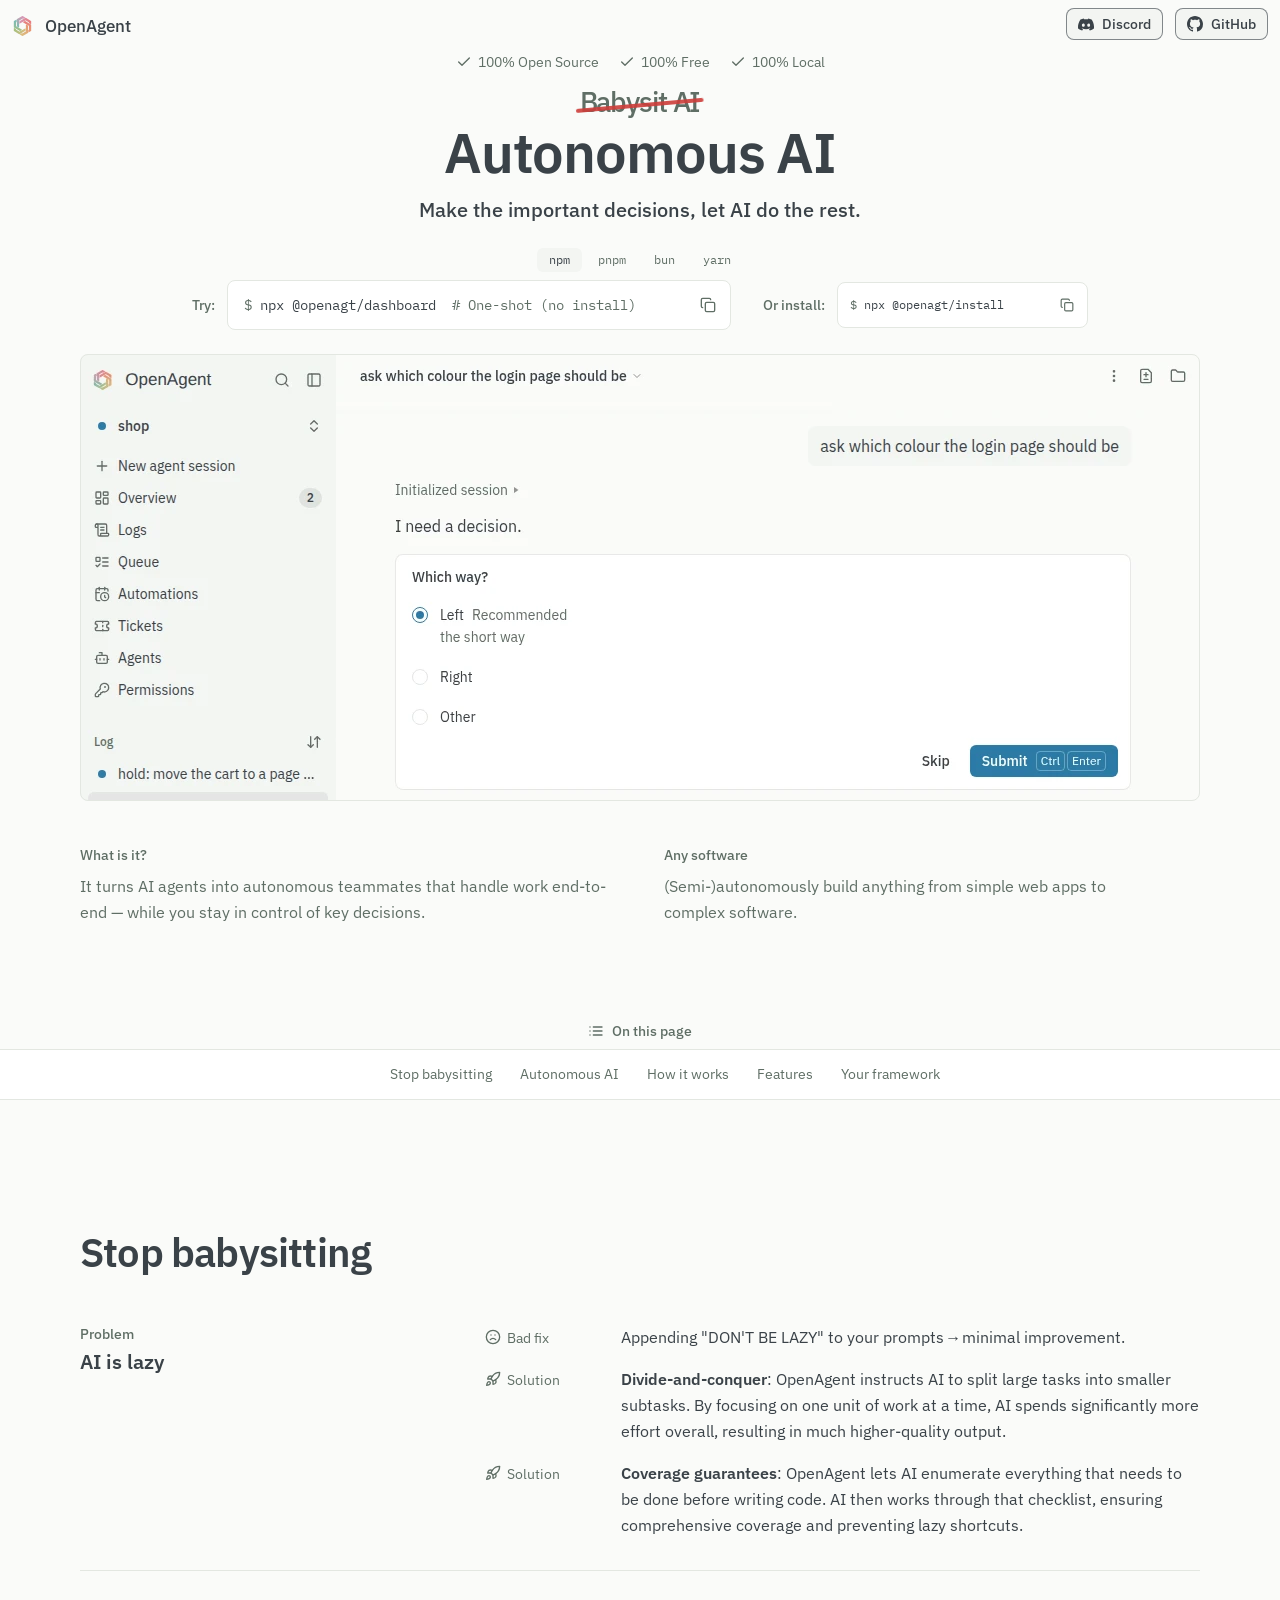
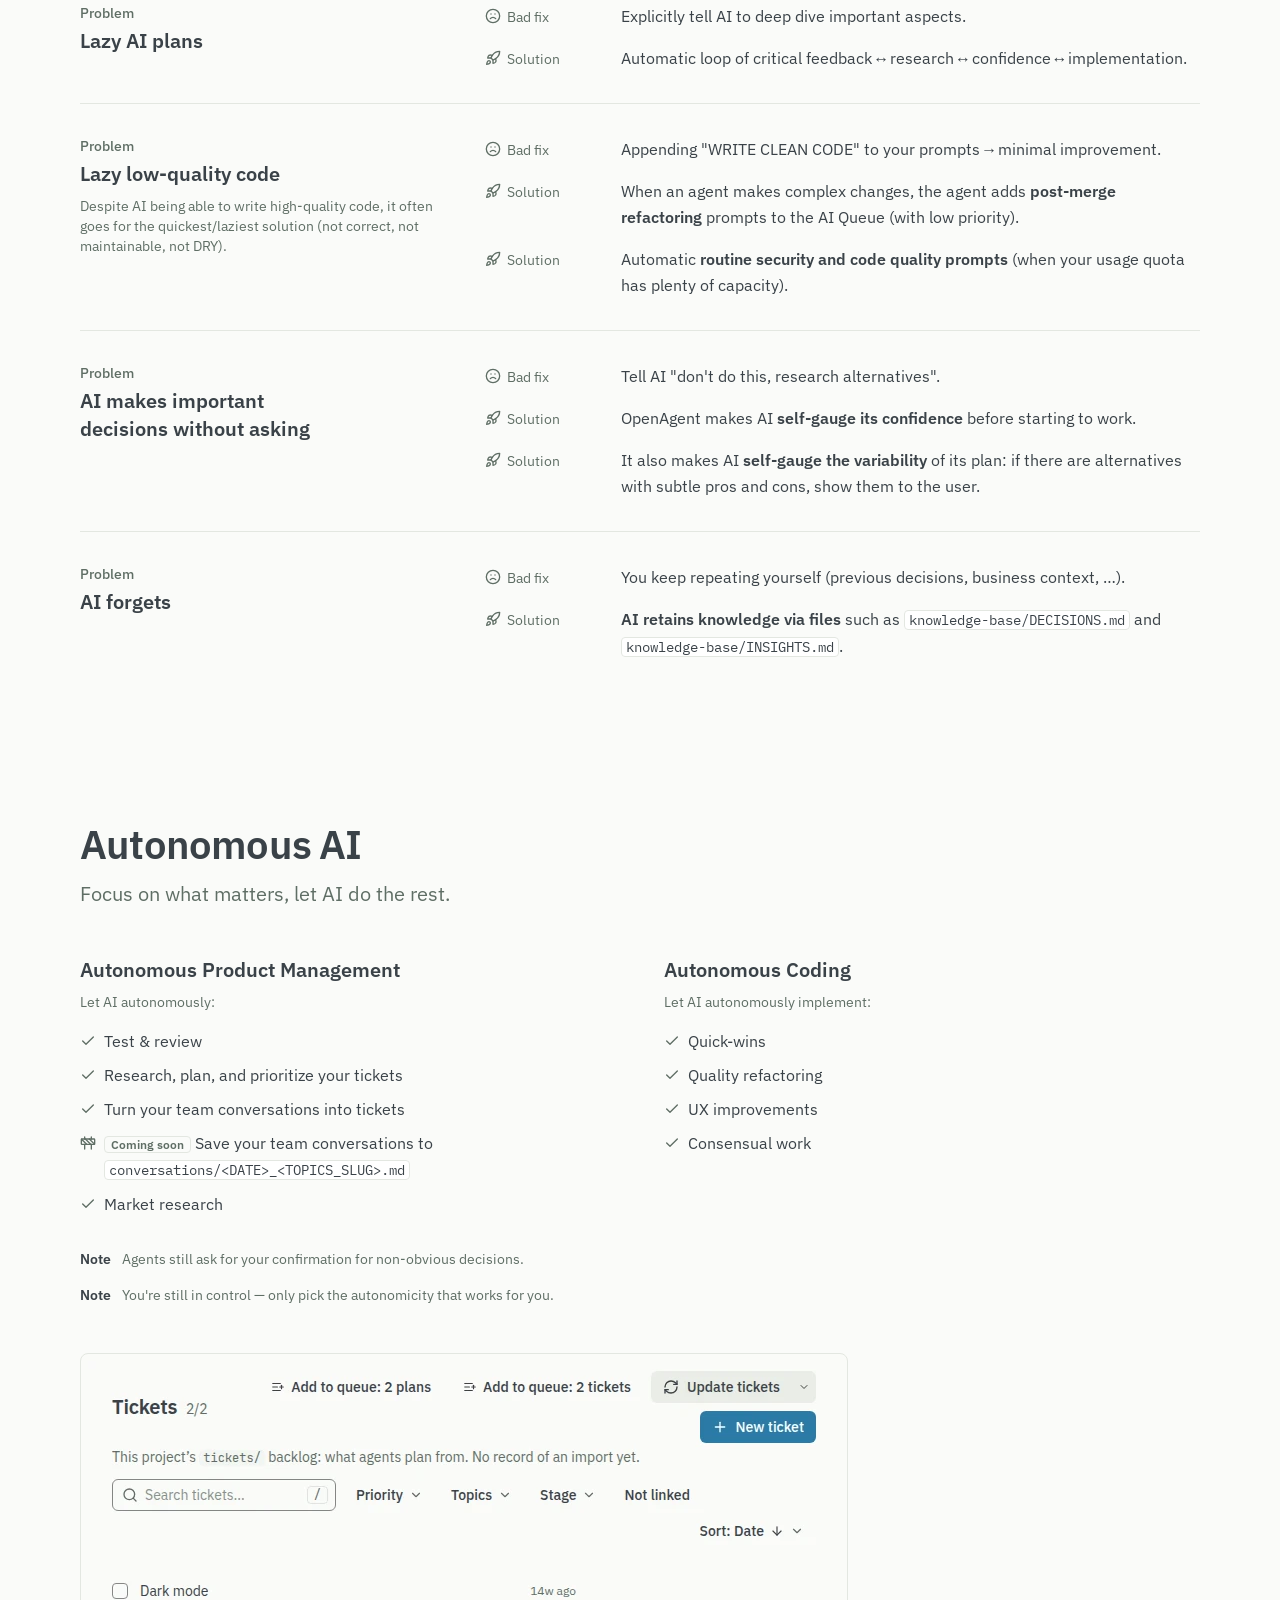
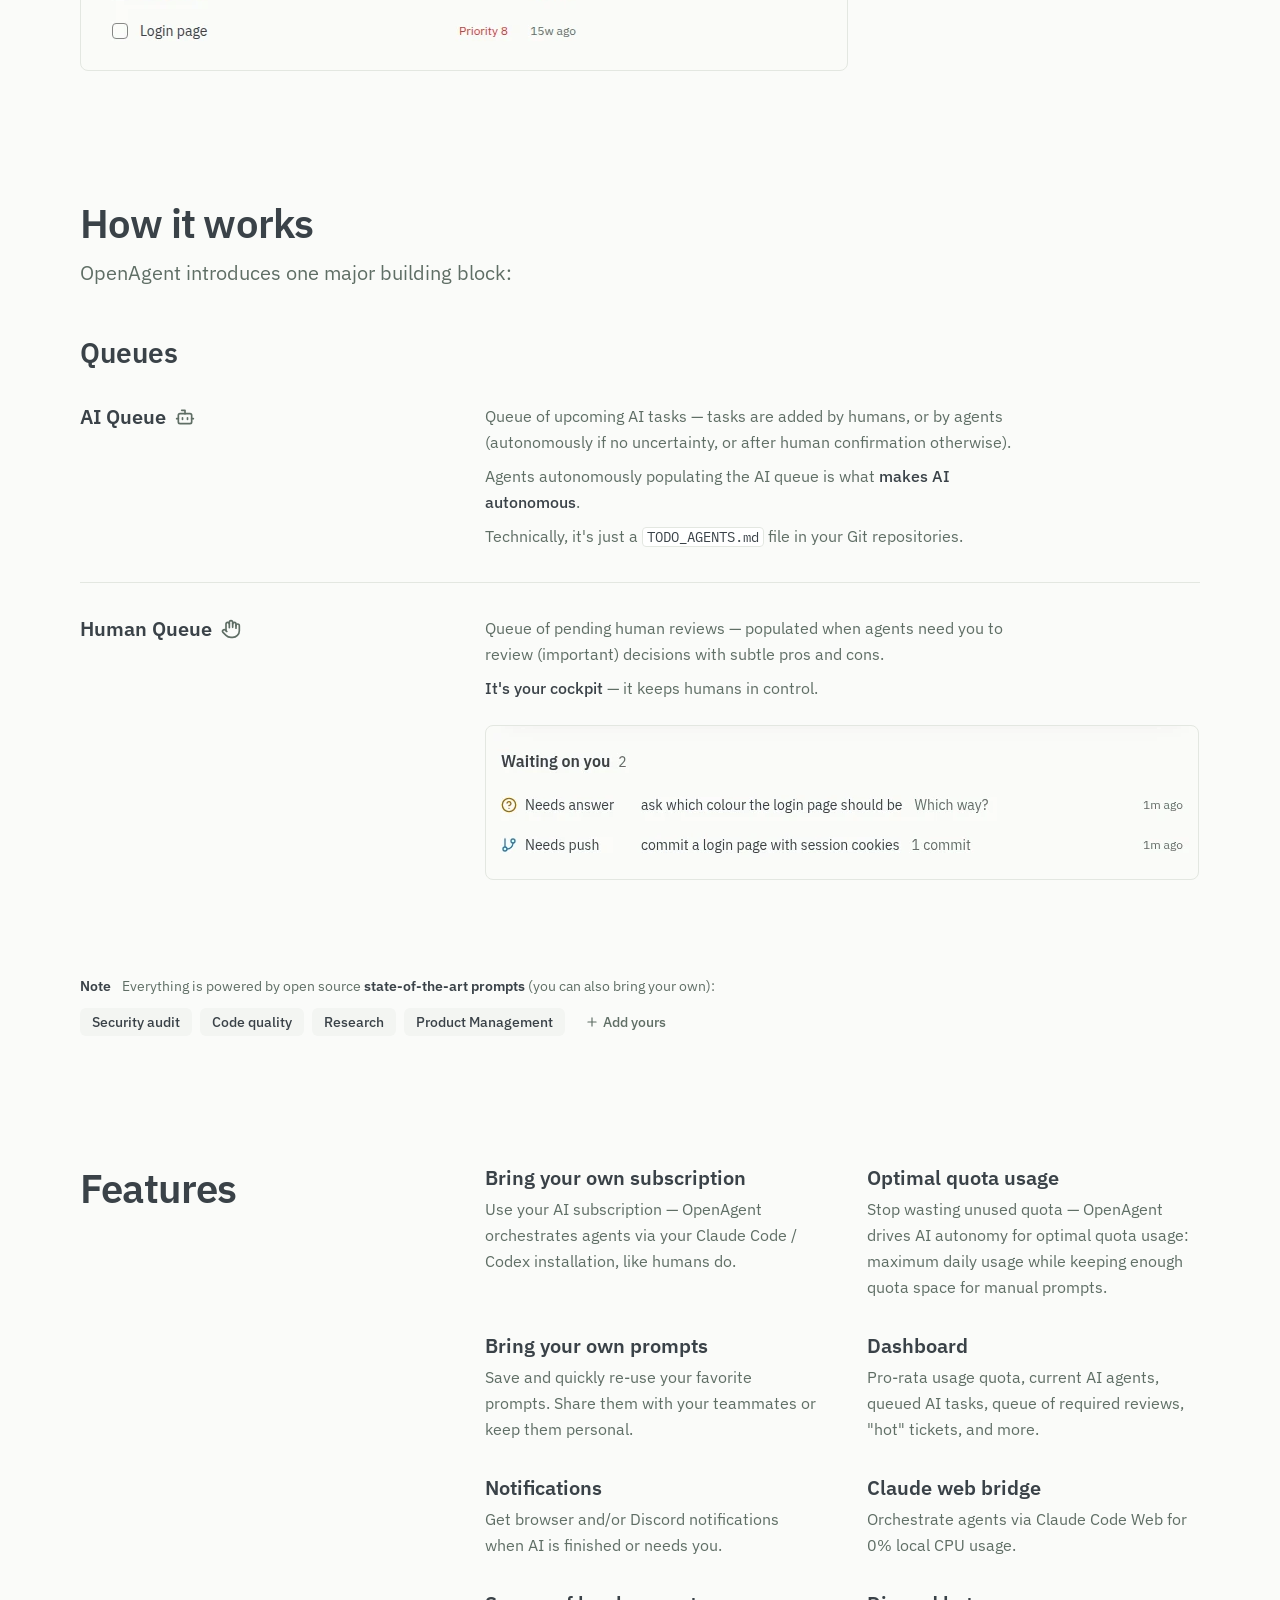
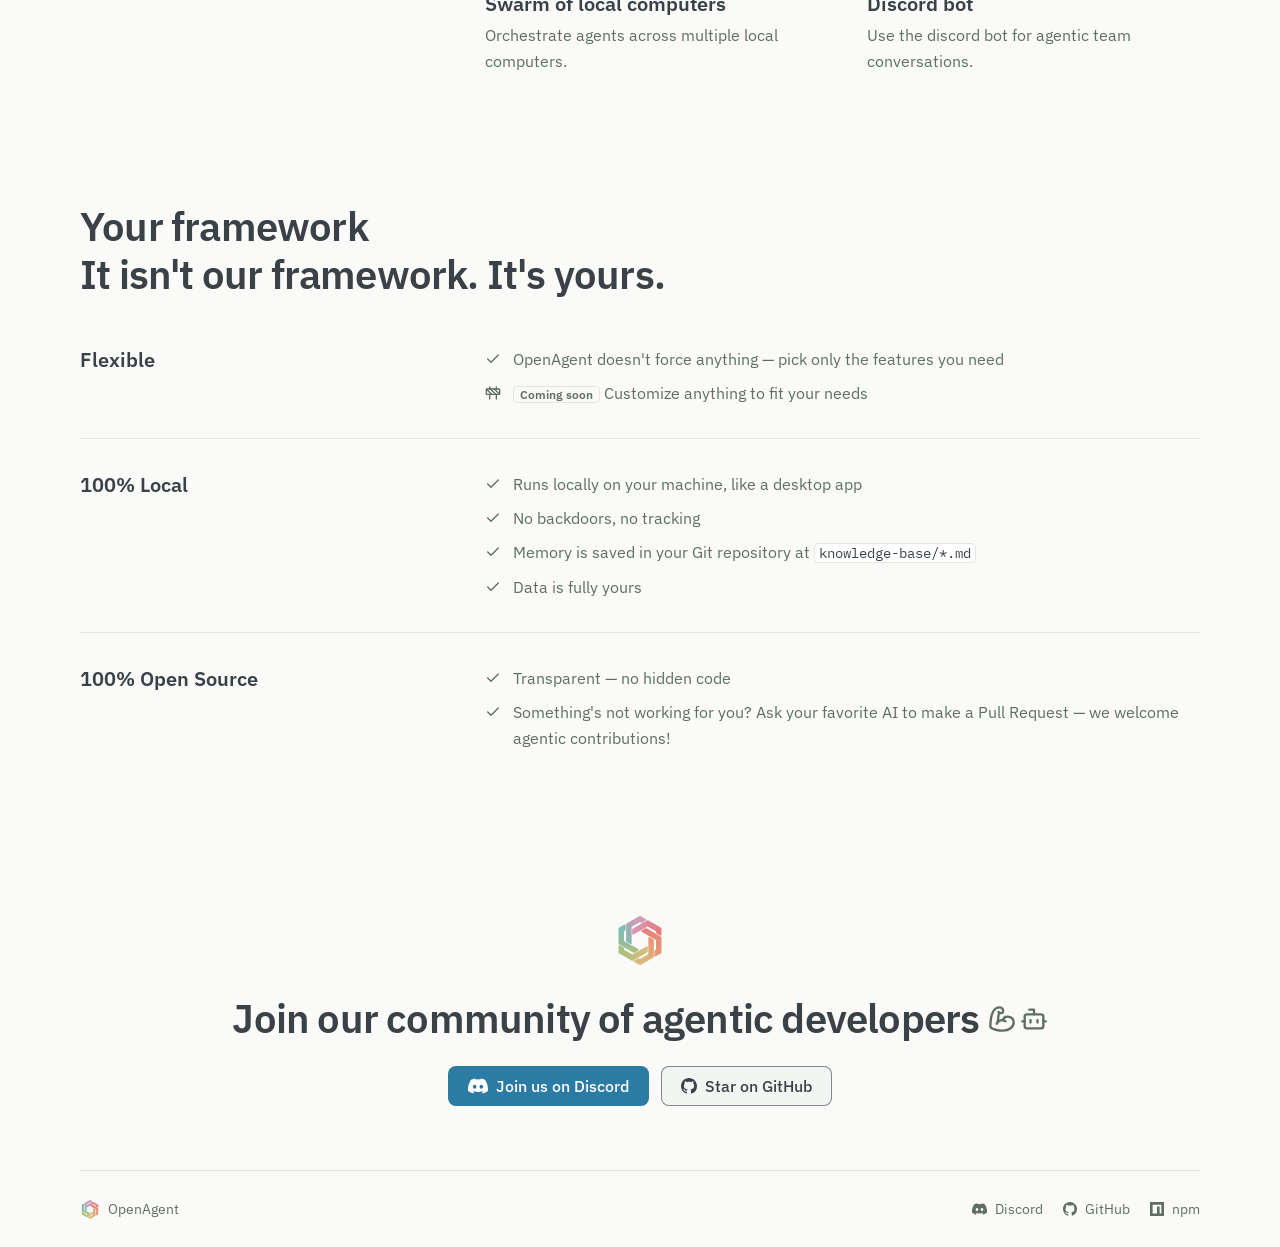
<file: index.html>
<!DOCTYPE html>
    <html class="dark" lang="en">
      <head>
        <link rel="stylesheet" type="text/css" href="/assets/static/pages_index_styles-f7bc93a7.BSyHvaO6.css">
        <link rel="preload" href="/assets/static/ibm-plex-sans-latin-400-normal.CDDApCn2.woff2" as="font" type="font/woff2" crossorigin>
        <link rel="preload" href="/assets/static/ibm-plex-sans-latin-500-normal.6ng42L7E.woff2" as="font" type="font/woff2" crossorigin>
        <link rel="preload" href="/assets/static/ibm-plex-sans-latin-600-normal.CuJfVYMP.woff2" as="font" type="font/woff2" crossorigin>
        <link rel="preload" href="/assets/static/ibm-plex-mono-latin-400-normal.DMJ8VG8y.woff2" as="font" type="font/woff2" crossorigin>
        <link rel="preload" href="/assets/static/ibm-plex-mono-latin-500-normal.DSY6xOcd.woff2" as="font" type="font/woff2" crossorigin>
        <link rel="preload" href="/assets/static/ibm-plex-mono-latin-600-normal.BgSNZQsw.woff2" as="font" type="font/woff2" crossorigin>
        <meta charset="UTF-8" />
        
        
    <title>OpenAgent</title><meta property="og:title" content="OpenAgent" />
    <meta name="viewport" content="width=device-width,initial-scale=1">
    <meta property="og:url" content="https://openagent.build/"/><meta property="og:type" content="website"/><meta property="og:image" content="https://openagent.build/banner.jpg"/><meta name="twitter:card" content="summary_large_image"/><script>try{var p=localStorage.getItem('pm');document.documentElement.dataset.pm=p==='pnpm'||p==='bun'||p==='yarn'?p:'npm'}catch(e){document.documentElement.dataset.pm='npm'}</script><script>try{var m=matchMedia('(prefers-color-scheme: light)'),t=function(){document.documentElement.classList.toggle('dark',!m.matches)};t();m.addEventListener('change',t)}catch(e){}</script><script>if(document.cookie.split(';').some(function(c){return c.trim().indexOf('openagent-view=')===0}))document.documentElement.dataset.installed=''</script>
    <link rel="icon" href="/assets/logo.svg" />
    <meta name="description" content="Make the important decisions, let AI do the rest. OpenAgent turns AI agents into autonomous teammates that handle work end-to-end — while you stay in control of key decisions." /><meta property="og:description" content="Make the important decisions, let AI do the rest. OpenAgent turns AI agents into autonomous teammates that handle work end-to-end — while you stay in control of key decisions." />
    
  
        
      </head>
      <body>
        
        <div id="root"><link rel="preload" as="image" href="/assets/logo.svg"/><nav class="top-nav"><a href="#main" class="skip-link press press-primary press-small">Skip to content</a><a href="/" class="brand" style="position:absolute;left:12px;top:14px;height:24px;display:flex;align-items:center;gap:12px;color:var(--foreground);white-space:nowrap;view-transition-name:oa-brand"><img src="/assets/logo.svg" alt="OpenAgent logo" style="width:21px;height:24px;display:block"/><span style="font-size:17px;line-height:24px;font-weight:500">OpenAgent</span></a><div class="view-toggle" role="group" aria-label="View" style="position:absolute;left:8px;top:56px;gap:2px;padding:2px;border:1px solid var(--border);border-radius:8px;background:var(--card);view-transition-name:oa-toggle"><span aria-hidden="true" style="position:absolute;top:2px;left:2px;width:96px;height:24px;border-radius:6px;background:var(--primary);view-transition-name:oa-toggle-thumb"></span><span style="position:relative;display:inline-flex;gap:2px;view-transition-name:oa-toggle-labels"><span aria-current="page" style="position:relative;height:24px;display:flex;align-items:center;justify-content:center;border-radius:6px;font-size:12px;line-height:16px;font-weight:500;white-space:nowrap;width:96px;color:var(--primary-foreground)">Landing page</span><a href="/go-to-dashboard" class="view-toggle-off" style="position:relative;height:24px;display:flex;align-items:center;justify-content:center;border-radius:6px;font-size:12px;line-height:16px;font-weight:500;white-space:nowrap;width:84px;color:var(--foreground)">Dashboard</a></span></div><div style="position:absolute;right:12px;top:8px;display:flex;gap:12px"><a href="https://discord.gg/qc8zvdzWNR" class="press press-quiet press-small nav-btn"><svg width="16" height="13" viewBox="0 0 127 96" fill="currentColor" aria-hidden="true"><path d="M107.7 8.07A105.15 105.15 0 0 0 81.47 0a72.06 72.06 0 0 0-3.36 6.83 97.68 97.68 0 0 0-29.11 0A72.37 72.37 0 0 0 45.64 0a105.89 105.89 0 0 0-26.25 8.09C2.79 32.65-1.71 56.6.54 80.21a105.73 105.73 0 0 0 32.17 16.15 77.7 77.7 0 0 0 6.89-11.11 68.42 68.42 0 0 1-10.85-5.18c.91-.66 1.8-1.34 2.66-2a75.57 75.57 0 0 0 64.32 0c.87.71 1.76 1.39 2.66 2a68.68 68.68 0 0 1-10.87 5.19 77 77 0 0 0 6.89 11.1 105.25 105.25 0 0 0 32.19-16.14c2.64-27.38-4.51-51.11-18.9-72.15ZM42.45 65.69C36.18 65.69 31 60 31 53s5-12.74 11.43-12.74S54 46 53.89 53s-5.05 12.69-11.44 12.69Zm42.24 0C78.41 65.69 73.25 60 73.25 53s5-12.74 11.44-12.74S96.23 46 96.12 53s-5.04 12.69-11.43 12.69Z"></path></svg><span>Discord</span></a><a href="https://github.com/openagt/openagent" class="press press-quiet press-small nav-btn"><svg width="16" height="16" viewBox="0 0 16 16" fill="currentColor" aria-hidden="true"><path d="M8 0C3.58 0 0 3.58 0 8c0 3.54 2.29 6.53 5.47 7.59.4.07.55-.17.55-.38 0-.19-.01-.82-.01-1.49-2.01.37-2.53-.49-2.69-.94-.09-.23-.48-.94-.82-1.13-.28-.15-.68-.52-.01-.53.63-.01 1.08.58 1.23.82.72 1.21 1.87.87 2.33.66.07-.52.28-.87.51-1.07-1.78-.2-3.64-.89-3.64-3.95 0-.87.31-1.59.82-2.15-.08-.2-.36-1.02.08-2.12 0 0 .67-.21 2.2.82.64-.18 1.32-.27 2-.27s1.36.09 2 .27c1.53-1.04 2.2-.82 2.2-.82.44 1.1.16 1.92.08 2.12.51.56.82 1.27.82 2.15 0 3.07-1.87 3.75-3.65 3.95.29.25.54.73.54 1.48 0 1.07-.01 1.93-.01 2.2 0 .21.15.46.55.38A8.01 8.01 0 0 0 16 8c0-4.42-3.58-8-8-8z"></path></svg><span>GitHub</span></a></div></nav><main id="main"><header id="top" class="hero" style="max-width:var(--container);margin:0 auto;padding-inline:var(--space-gutter);padding-bottom:32px;text-align:center;display:flex;flex-direction:column;align-items:center;gap:12px"><ul class="claims" style="margin:0;padding:0;list-style:none;display:flex;flex-wrap:wrap;justify-content:center;font-size:var(--text-sm);line-height:var(--leading-sm);color:var(--muted-foreground)"><li style="display:flex;align-items:center;white-space:nowrap"><svg xmlns="http://www.w3.org/2000/svg" width="16" height="16" viewBox="0 0 24 24" fill="none" stroke="currentColor" stroke-width="2" stroke-linecap="round" stroke-linejoin="round" class="lucide lucide-check" aria-hidden="true" style="vertical-align:-0.125em"><path d="M20 6 9 17l-5-5"></path></svg>100% Open Source</li><li style="display:flex;align-items:center;white-space:nowrap"><svg xmlns="http://www.w3.org/2000/svg" width="16" height="16" viewBox="0 0 24 24" fill="none" stroke="currentColor" stroke-width="2" stroke-linecap="round" stroke-linejoin="round" class="lucide lucide-check" aria-hidden="true" style="vertical-align:-0.125em"><path d="M20 6 9 17l-5-5"></path></svg>100% Free</li><li style="display:flex;align-items:center;white-space:nowrap"><svg xmlns="http://www.w3.org/2000/svg" width="16" height="16" viewBox="0 0 24 24" fill="none" stroke="currentColor" stroke-width="2" stroke-linecap="round" stroke-linejoin="round" class="lucide lucide-check" aria-hidden="true" style="vertical-align:-0.125em"><path d="M20 6 9 17l-5-5"></path></svg>100% Local</li></ul><h1 style="margin:0;font-size:var(--text-hero);line-height:var(--leading-hero);font-weight:600;letter-spacing:-0.02em"><del class="strike" style="display:table;text-decoration:none;position:relative;margin:0 auto;font-size:var(--text-struck);line-height:var(--leading-struck);font-weight:500;color:var(--muted-foreground)">Babysit AI</del>Autonomous AI</h1><p style="margin:0;font-size:var(--text-lg);line-height:var(--leading-lg);font-weight:500;color:var(--foreground);max-width:var(--measure);text-wrap:pretty">Make the important decisions, let AI do the rest.</p><a href="/go-to-dashboard" class="press press-primary dashboard-cta" style="margin-top:4px">Dashboard <span aria-hidden="true">→</span></a><div class="try-commands" style="display:flex;flex-direction:column;align-items:center;gap:8px;margin-top:12px;max-width:100%"><div role="group" aria-label="Package manager" style="display:flex;flex-wrap:wrap;gap:4px"><button class="pm-tab pm-tab-npm" aria-pressed="true" style="border-radius:var(--radius-md);padding:4px 12px;font-family:&#x27;IBM Plex Mono&#x27;, monospace;font-size:var(--text-xs);line-height:var(--leading-xs);cursor:pointer">npm</button><button class="pm-tab pm-tab-pnpm" aria-pressed="false" style="border-radius:var(--radius-md);padding:4px 12px;font-family:&#x27;IBM Plex Mono&#x27;, monospace;font-size:var(--text-xs);line-height:var(--leading-xs);cursor:pointer">pnpm</button><button class="pm-tab pm-tab-bun" aria-pressed="false" style="border-radius:var(--radius-md);padding:4px 12px;font-family:&#x27;IBM Plex Mono&#x27;, monospace;font-size:var(--text-xs);line-height:var(--leading-xs);cursor:pointer">bun</button><button class="pm-tab pm-tab-yarn" aria-pressed="false" style="border-radius:var(--radius-md);padding:4px 12px;font-family:&#x27;IBM Plex Mono&#x27;, monospace;font-size:var(--text-xs);line-height:var(--leading-xs);cursor:pointer">yarn</button></div><div style="display:flex;flex-wrap:wrap;align-items:center;justify-content:center;gap:8px 32px;max-width:100%"><span class="labelled" style="display:flex;align-items:center;justify-content:center;gap:8px 12px;max-width:100%"><span style="font-size:var(--text-sm);line-height:var(--leading-sm);font-weight:500;color:var(--muted-foreground)">Try:</span><span class="command-box" style="font-size:var(--text-sm);line-height:var(--leading-sm);min-height:44px;padding:8px 6px 8px 16px;gap:16px;box-sizing:border-box;max-width:100%;display:inline-flex;align-items:center;justify-content:space-between;text-align:left;cursor:pointer;background:var(--card);border:1px solid var(--border);border-radius:var(--radius-lg);font-family:&#x27;IBM Plex Mono&#x27;, monospace"><span style="display:flex;align-items:baseline"><span style="user-select:none;color:var(--muted-foreground);white-space:pre">$ </span><span class="pm-commands"><span class="pm-only pm-only-npm" style="display:inline-flex;flex-wrap:wrap;gap:2px 16px"><span>npx @openagt/dashboard</span><span style="color:var(--muted-foreground)"># One-shot (no install)</span></span><span class="pm-only pm-only-pnpm" style="display:inline-flex;flex-wrap:wrap;gap:2px 16px"><span>pnpm dlx @openagt/dashboard</span><span style="color:var(--muted-foreground)"># One-shot (no install)</span></span><span class="pm-only pm-only-bun" style="display:inline-flex;flex-wrap:wrap;gap:2px 16px"><span>bunx @openagt/dashboard</span><span style="color:var(--muted-foreground)"># One-shot (no install)</span></span><span class="pm-only pm-only-yarn" style="display:inline-flex;flex-wrap:wrap;gap:2px 16px"><span>yarn dlx @openagt/dashboard</span><span style="color:var(--muted-foreground)"># One-shot (no install)</span></span></span></span><button type="button" class="copy-press" aria-label="Copy npx @openagt/dashboard"><svg xmlns="http://www.w3.org/2000/svg" width="16" height="16" viewBox="0 0 24 24" fill="none" stroke="currentColor" stroke-width="2" stroke-linecap="round" stroke-linejoin="round" class="lucide lucide-copy" aria-hidden="true"><rect width="14" height="14" x="8" y="8" rx="2" ry="2"></rect><path d="M4 16c-1.1 0-2-.9-2-2V4c0-1.1.9-2 2-2h10c1.1 0 2 .9 2 2"></path></svg></button><span role="status" style="position:absolute;width:1px;height:1px;overflow:hidden;clip-path:inset(50%);white-space:nowrap"></span></span></span><span class="labelled" style="display:flex;align-items:center;justify-content:center;gap:8px 12px;max-width:100%"><span style="font-size:var(--text-sm);line-height:var(--leading-sm);font-weight:500;color:var(--muted-foreground)">Or install:</span><span class="command-box" style="font-size:var(--text-xs);line-height:var(--leading-xs);min-height:36px;padding:6px 4px 6px 12px;gap:12px;box-sizing:border-box;max-width:100%;display:inline-flex;align-items:center;justify-content:space-between;text-align:left;cursor:pointer;background:var(--card);border:1px solid var(--border);border-radius:var(--radius-lg);font-family:&#x27;IBM Plex Mono&#x27;, monospace"><span><span style="user-select:none;color:var(--muted-foreground);white-space:pre">$ </span><span class="pm-commands"><span class="pm-only pm-only-npm">npx @openagt/install</span><span class="pm-only pm-only-pnpm">pnpm dlx @openagt/install</span><span class="pm-only pm-only-bun">bunx @openagt/install</span><span class="pm-only pm-only-yarn">yarn dlx @openagt/install</span></span></span><button type="button" class="copy-press" aria-label="Copy npx @openagt/install"><svg xmlns="http://www.w3.org/2000/svg" width="14" height="14" viewBox="0 0 24 24" fill="none" stroke="currentColor" stroke-width="2" stroke-linecap="round" stroke-linejoin="round" class="lucide lucide-copy" aria-hidden="true"><rect width="14" height="14" x="8" y="8" rx="2" ry="2"></rect><path d="M4 16c-1.1 0-2-.9-2-2V4c0-1.1.9-2 2-2h10c1.1 0 2 .9 2 2"></path></svg></button><span role="status" style="position:absolute;width:1px;height:1px;overflow:hidden;clip-path:inset(50%);white-space:nowrap"></span></span></span></div></div><div style="width:100%;margin-top:12px"><picture><source media="(min-width: 1184px) and (prefers-color-scheme: light)" srcSet="/pictures/run-1120-light.webp 2x" width="1120" height="447"/><source media="(min-width: 1184px)" srcSet="/pictures/run-1120-dark.webp 2x" width="1120" height="447"/><source media="(min-width: 1024px) and (prefers-color-scheme: light)" srcSet="/pictures/run-960-light.webp 2x" width="960" height="447"/><source media="(min-width: 1024px)" srcSet="/pictures/run-960-dark.webp 2x" width="960" height="447"/><source media="(min-width: 768px) and (prefers-color-scheme: light)" srcSet="/pictures/run-704-light.webp 2x" width="662" height="236"/><source media="(min-width: 768px)" srcSet="/pictures/run-704-dark.webp 2x" width="662" height="236"/><source media="(prefers-color-scheme: light)" srcSet="/pictures/run-390-light.webp 2x" width="348" height="236"/><img srcSet="/pictures/run-390-dark.webp 2x" width="348" height="236" alt="The OpenAgent dashboard: an agent&#x27;s run asks which way to go, its recommended answer picked, beside the project&#x27;s pages and runs." loading="eager" style="display:inline-block;vertical-align:top;max-width:100%;height:auto;outline:1px solid var(--border);outline-offset:-1px;border-radius:var(--radius-lg);background:var(--card)"/></picture></div><div style="margin-top:32px;width:100%;max-width:var(--container);box-sizing:border-box;display:grid;grid-template-columns:repeat(auto-fit, minmax(min(300px, 100%), 1fr));gap:var(--space-items) var(--space-columns);text-align:left"><div style="display:flex;flex-direction:column;gap:8px"><span style="font-size:var(--text-sm);line-height:var(--leading-sm);font-weight:500;color:var(--muted-foreground)">What is it?</span><p style="margin:0;font-size:var(--text-base);line-height:var(--leading-base);max-width:var(--measure);text-wrap:pretty;color:var(--muted-foreground)">It turns AI agents into autonomous teammates that handle work end-to-end — while you stay in control of key decisions.</p></div><div style="display:flex;flex-direction:column;gap:8px"><span style="font-size:var(--text-sm);line-height:var(--leading-sm);font-weight:500;color:var(--muted-foreground)">Any software</span><p style="margin:0;font-size:var(--text-base);line-height:var(--leading-base);max-width:var(--measure);text-wrap:pretty;color:var(--muted-foreground)">(Semi-)autonomously build anything from simple web apps to complex software.</p></div></div></header><div class="on-this-page" style="display:flex;justify-content:center;align-items:center;gap:8px;padding:var(--space-part) var(--space-gutter) 8px;color:var(--muted-foreground);font-size:var(--text-sm);line-height:var(--leading-sm);font-weight:500;user-select:none"><svg xmlns="http://www.w3.org/2000/svg" width="16" height="16" viewBox="0 0 24 24" fill="none" stroke="currentColor" stroke-width="2" stroke-linecap="round" stroke-linejoin="round" class="lucide lucide-list" aria-hidden="true" style="flex:none"><path d="M3 12h.01"></path><path d="M3 18h.01"></path><path d="M3 6h.01"></path><path d="M8 12h13"></path><path d="M8 18h13"></path><path d="M8 6h13"></path></svg>On this page</div><div class="section-nav-wrap" style="position:sticky;top:0;z-index:50;background:var(--card);backdrop-filter:blur(12px) saturate(1.4);-webkit-backdrop-filter:blur(12px) saturate(1.4);border-top:1px solid var(--border);border-bottom:1px solid var(--border)"><div class="section-nav" style="max-width:var(--container);margin:0 auto;padding:0 var(--space-gutter);display:flex;justify-content:flex-start;align-items:center;gap:24px;overflow-x:auto;scrollbar-width:none;font-size:var(--text-sm);line-height:var(--leading-sm);white-space:nowrap"><a href="#top" title="Back to top" aria-hidden="true" tabindex="-1" style="flex:none;display:flex;align-items:center;padding:12px 2px;opacity:0;transition:opacity var(--duration-enter) var(--ease-out);pointer-events:none"><img src="/assets/logo.svg" alt="OpenAgent — back to top" style="width:22px;height:25px;display:block"/></a><span style="flex:1"></span><a href="#stop-babysitting" class="section-link" style="flex:none;padding:12px 2px">Stop babysitting</a><a href="#autonomous-ai" class="section-link" style="flex:none;padding:12px 2px">Autonomous AI</a><a href="#how-it-works" class="section-link" style="flex:none;padding:12px 2px">How it works</a><a href="#features" class="section-link" style="flex:none;padding:12px 2px">Features</a><a href="#your-framework" class="section-link" style="flex:none;padding:12px 2px">Your framework</a><span style="flex:1"></span></div></div><section id="stop-babysitting" style="max-width:var(--container);margin:var(--space-section) auto 0;padding:0 var(--space-gutter);display:flex;flex-direction:column;gap:var(--space-head)"><div style="display:flex;flex-direction:column;gap:12px;max-width:var(--measure)"><h2 style="margin:0;font-size:var(--text-heading);line-height:var(--leading-heading);font-weight:600;letter-spacing:-0.02em">Stop babysitting</h2></div><div class="rows"><div class="split" style="padding:var(--space-items) 0"><div style="display:flex;flex-direction:column;gap:4px"><span style="font-size:var(--text-sm);line-height:var(--leading-sm);font-weight:500;color:var(--muted-foreground)">Problem</span><h3 style="margin:0;font-size:var(--text-lg);line-height:var(--leading-lg);font-weight:600">AI is lazy</h3></div><div style="display:flex;flex-direction:column;gap:16px"><div class="solution-row" style="display:grid;grid-template-columns:120px 1fr;gap:16px;align-items:baseline"><span style="font-size:var(--text-sm);line-height:var(--leading-sm);color:var(--muted-foreground);white-space:nowrap"><span style="margin-right:6px"><svg xmlns="http://www.w3.org/2000/svg" width="16" height="16" viewBox="0 0 24 24" fill="none" stroke="currentColor" stroke-width="2" stroke-linecap="round" stroke-linejoin="round" class="lucide lucide-frown" aria-hidden="true" style="vertical-align:-0.125em"><circle cx="12" cy="12" r="10"></circle><path d="M16 16s-1.5-2-4-2-4 2-4 2"></path><line x1="9" x2="9.01" y1="9" y2="9"></line><line x1="15" x2="15.01" y1="9" y2="9"></line></svg></span>Bad fix</span><p style="margin:0;font-size:var(--text-base);line-height:var(--leading-base);max-width:none;text-wrap:pretty;color:var(--foreground)">Appending &quot;DON&#x27;T BE LAZY&quot; to your prompts<!-- --> <span style="font-family:&#x27;IBM Plex Mono&#x27;, monospace;font-weight:500">→</span> minimal improvement.</p></div><div class="solution-row" style="display:grid;grid-template-columns:120px 1fr;gap:16px;align-items:baseline"><span style="font-size:var(--text-sm);line-height:var(--leading-sm);color:var(--muted-foreground);white-space:nowrap"><span style="margin-right:6px"><svg xmlns="http://www.w3.org/2000/svg" width="16" height="16" viewBox="0 0 24 24" fill="none" stroke="currentColor" stroke-width="2" stroke-linecap="round" stroke-linejoin="round" class="lucide lucide-rocket" aria-hidden="true" style="vertical-align:-0.125em"><path d="M4.5 16.5c-1.5 1.26-2 5-2 5s3.74-.5 5-2c.71-.84.7-2.13-.09-2.91a2.18 2.18 0 0 0-2.91-.09z"></path><path d="m12 15-3-3a22 22 0 0 1 2-3.95A12.88 12.88 0 0 1 22 2c0 2.72-.78 7.5-6 11a22.35 22.35 0 0 1-4 2z"></path><path d="M9 12H4s.55-3.03 2-4c1.62-1.08 5 0 5 0"></path><path d="M12 15v5s3.03-.55 4-2c1.08-1.62 0-5 0-5"></path></svg></span>Solution</span><p style="margin:0;font-size:var(--text-base);line-height:var(--leading-base);max-width:none;text-wrap:pretty;color:var(--foreground)"><b>Divide-and-conquer</b>: OpenAgent instructs AI to split large tasks into smaller subtasks. By focusing on one unit of work at a time, AI spends significantly more effort overall, resulting in much higher-quality output.</p></div><div class="solution-row" style="display:grid;grid-template-columns:120px 1fr;gap:16px;align-items:baseline"><span style="font-size:var(--text-sm);line-height:var(--leading-sm);color:var(--muted-foreground);white-space:nowrap"><span style="margin-right:6px"><svg xmlns="http://www.w3.org/2000/svg" width="16" height="16" viewBox="0 0 24 24" fill="none" stroke="currentColor" stroke-width="2" stroke-linecap="round" stroke-linejoin="round" class="lucide lucide-rocket" aria-hidden="true" style="vertical-align:-0.125em"><path d="M4.5 16.5c-1.5 1.26-2 5-2 5s3.74-.5 5-2c.71-.84.7-2.13-.09-2.91a2.18 2.18 0 0 0-2.91-.09z"></path><path d="m12 15-3-3a22 22 0 0 1 2-3.95A12.88 12.88 0 0 1 22 2c0 2.72-.78 7.5-6 11a22.35 22.35 0 0 1-4 2z"></path><path d="M9 12H4s.55-3.03 2-4c1.62-1.08 5 0 5 0"></path><path d="M12 15v5s3.03-.55 4-2c1.08-1.62 0-5 0-5"></path></svg></span>Solution</span><p style="margin:0;font-size:var(--text-base);line-height:var(--leading-base);max-width:none;text-wrap:pretty;color:var(--foreground)"><b>Coverage guarantees</b>: OpenAgent lets AI enumerate everything that needs to be done before writing code. AI then works through that checklist, ensuring comprehensive coverage and preventing lazy shortcuts.</p></div></div></div><div class="split" style="padding:var(--space-items) 0"><div style="display:flex;flex-direction:column;gap:4px"><span style="font-size:var(--text-sm);line-height:var(--leading-sm);font-weight:500;color:var(--muted-foreground)">Problem</span><h3 style="margin:0;font-size:var(--text-lg);line-height:var(--leading-lg);font-weight:600">Lazy AI plans</h3></div><div style="display:flex;flex-direction:column;gap:16px"><div class="solution-row" style="display:grid;grid-template-columns:120px 1fr;gap:16px;align-items:baseline"><span style="font-size:var(--text-sm);line-height:var(--leading-sm);color:var(--muted-foreground);white-space:nowrap"><span style="margin-right:6px"><svg xmlns="http://www.w3.org/2000/svg" width="16" height="16" viewBox="0 0 24 24" fill="none" stroke="currentColor" stroke-width="2" stroke-linecap="round" stroke-linejoin="round" class="lucide lucide-frown" aria-hidden="true" style="vertical-align:-0.125em"><circle cx="12" cy="12" r="10"></circle><path d="M16 16s-1.5-2-4-2-4 2-4 2"></path><line x1="9" x2="9.01" y1="9" y2="9"></line><line x1="15" x2="15.01" y1="9" y2="9"></line></svg></span>Bad fix</span><p style="margin:0;font-size:var(--text-base);line-height:var(--leading-base);max-width:none;text-wrap:pretty;color:var(--foreground)">Explicitly tell AI to deep dive important aspects.</p></div><div class="solution-row" style="display:grid;grid-template-columns:120px 1fr;gap:16px;align-items:baseline"><span style="font-size:var(--text-sm);line-height:var(--leading-sm);color:var(--muted-foreground);white-space:nowrap"><span style="margin-right:6px"><svg xmlns="http://www.w3.org/2000/svg" width="16" height="16" viewBox="0 0 24 24" fill="none" stroke="currentColor" stroke-width="2" stroke-linecap="round" stroke-linejoin="round" class="lucide lucide-rocket" aria-hidden="true" style="vertical-align:-0.125em"><path d="M4.5 16.5c-1.5 1.26-2 5-2 5s3.74-.5 5-2c.71-.84.7-2.13-.09-2.91a2.18 2.18 0 0 0-2.91-.09z"></path><path d="m12 15-3-3a22 22 0 0 1 2-3.95A12.88 12.88 0 0 1 22 2c0 2.72-.78 7.5-6 11a22.35 22.35 0 0 1-4 2z"></path><path d="M9 12H4s.55-3.03 2-4c1.62-1.08 5 0 5 0"></path><path d="M12 15v5s3.03-.55 4-2c1.08-1.62 0-5 0-5"></path></svg></span>Solution</span><p style="margin:0;font-size:var(--text-base);line-height:var(--leading-base);max-width:none;text-wrap:pretty;color:var(--foreground)">Automatic loop of critical feedback<!-- --> <span style="font-family:&#x27;IBM Plex Mono&#x27;, monospace;font-weight:500">↔</span> research<!-- --> <span style="font-family:&#x27;IBM Plex Mono&#x27;, monospace;font-weight:500">↔</span> confidence<!-- --> <span style="font-family:&#x27;IBM Plex Mono&#x27;, monospace;font-weight:500">↔</span> implementation.</p></div></div></div><div class="split" style="padding:var(--space-items) 0"><div style="display:flex;flex-direction:column;gap:4px"><span style="font-size:var(--text-sm);line-height:var(--leading-sm);font-weight:500;color:var(--muted-foreground)">Problem</span><h3 style="margin:0;font-size:var(--text-lg);line-height:var(--leading-lg);font-weight:600">Lazy low-quality code</h3><p style="margin:4px 0 0;font-size:var(--text-sm);line-height:var(--leading-sm);color:var(--muted-foreground)">Despite AI being able to write high-quality code, it often goes for the quickest/laziest solution (not correct, not maintainable, not DRY).</p></div><div style="display:flex;flex-direction:column;gap:16px"><div class="solution-row" style="display:grid;grid-template-columns:120px 1fr;gap:16px;align-items:baseline"><span style="font-size:var(--text-sm);line-height:var(--leading-sm);color:var(--muted-foreground);white-space:nowrap"><span style="margin-right:6px"><svg xmlns="http://www.w3.org/2000/svg" width="16" height="16" viewBox="0 0 24 24" fill="none" stroke="currentColor" stroke-width="2" stroke-linecap="round" stroke-linejoin="round" class="lucide lucide-frown" aria-hidden="true" style="vertical-align:-0.125em"><circle cx="12" cy="12" r="10"></circle><path d="M16 16s-1.5-2-4-2-4 2-4 2"></path><line x1="9" x2="9.01" y1="9" y2="9"></line><line x1="15" x2="15.01" y1="9" y2="9"></line></svg></span>Bad fix</span><p style="margin:0;font-size:var(--text-base);line-height:var(--leading-base);max-width:none;text-wrap:pretty;color:var(--foreground)">Appending &quot;WRITE CLEAN CODE&quot; to your prompts<!-- --> <span style="font-family:&#x27;IBM Plex Mono&#x27;, monospace;font-weight:500">→</span> minimal improvement.</p></div><div class="solution-row" style="display:grid;grid-template-columns:120px 1fr;gap:16px;align-items:baseline"><span style="font-size:var(--text-sm);line-height:var(--leading-sm);color:var(--muted-foreground);white-space:nowrap"><span style="margin-right:6px"><svg xmlns="http://www.w3.org/2000/svg" width="16" height="16" viewBox="0 0 24 24" fill="none" stroke="currentColor" stroke-width="2" stroke-linecap="round" stroke-linejoin="round" class="lucide lucide-rocket" aria-hidden="true" style="vertical-align:-0.125em"><path d="M4.5 16.5c-1.5 1.26-2 5-2 5s3.74-.5 5-2c.71-.84.7-2.13-.09-2.91a2.18 2.18 0 0 0-2.91-.09z"></path><path d="m12 15-3-3a22 22 0 0 1 2-3.95A12.88 12.88 0 0 1 22 2c0 2.72-.78 7.5-6 11a22.35 22.35 0 0 1-4 2z"></path><path d="M9 12H4s.55-3.03 2-4c1.62-1.08 5 0 5 0"></path><path d="M12 15v5s3.03-.55 4-2c1.08-1.62 0-5 0-5"></path></svg></span>Solution</span><p style="margin:0;font-size:var(--text-base);line-height:var(--leading-base);max-width:none;text-wrap:pretty;color:var(--foreground)">When an agent makes complex changes, the agent adds <b>post-merge refactoring</b> prompts to the AI Queue (with low priority).</p></div><div class="solution-row" style="display:grid;grid-template-columns:120px 1fr;gap:16px;align-items:baseline"><span style="font-size:var(--text-sm);line-height:var(--leading-sm);color:var(--muted-foreground);white-space:nowrap"><span style="margin-right:6px"><svg xmlns="http://www.w3.org/2000/svg" width="16" height="16" viewBox="0 0 24 24" fill="none" stroke="currentColor" stroke-width="2" stroke-linecap="round" stroke-linejoin="round" class="lucide lucide-rocket" aria-hidden="true" style="vertical-align:-0.125em"><path d="M4.5 16.5c-1.5 1.26-2 5-2 5s3.74-.5 5-2c.71-.84.7-2.13-.09-2.91a2.18 2.18 0 0 0-2.91-.09z"></path><path d="m12 15-3-3a22 22 0 0 1 2-3.95A12.88 12.88 0 0 1 22 2c0 2.72-.78 7.5-6 11a22.35 22.35 0 0 1-4 2z"></path><path d="M9 12H4s.55-3.03 2-4c1.62-1.08 5 0 5 0"></path><path d="M12 15v5s3.03-.55 4-2c1.08-1.62 0-5 0-5"></path></svg></span>Solution</span><p style="margin:0;font-size:var(--text-base);line-height:var(--leading-base);max-width:none;text-wrap:pretty;color:var(--foreground)">Automatic <b>routine security and code quality prompts</b> (when your usage quota has plenty of capacity).</p></div></div></div><div class="split" style="padding:var(--space-items) 0"><div style="display:flex;flex-direction:column;gap:4px"><span style="font-size:var(--text-sm);line-height:var(--leading-sm);font-weight:500;color:var(--muted-foreground)">Problem</span><h3 style="margin:0;font-size:var(--text-lg);line-height:var(--leading-lg);font-weight:600">AI makes important decisions without asking</h3></div><div style="display:flex;flex-direction:column;gap:16px"><div class="solution-row" style="display:grid;grid-template-columns:120px 1fr;gap:16px;align-items:baseline"><span style="font-size:var(--text-sm);line-height:var(--leading-sm);color:var(--muted-foreground);white-space:nowrap"><span style="margin-right:6px"><svg xmlns="http://www.w3.org/2000/svg" width="16" height="16" viewBox="0 0 24 24" fill="none" stroke="currentColor" stroke-width="2" stroke-linecap="round" stroke-linejoin="round" class="lucide lucide-frown" aria-hidden="true" style="vertical-align:-0.125em"><circle cx="12" cy="12" r="10"></circle><path d="M16 16s-1.5-2-4-2-4 2-4 2"></path><line x1="9" x2="9.01" y1="9" y2="9"></line><line x1="15" x2="15.01" y1="9" y2="9"></line></svg></span>Bad fix</span><p style="margin:0;font-size:var(--text-base);line-height:var(--leading-base);max-width:none;text-wrap:pretty;color:var(--foreground)">Tell AI &quot;don&#x27;t do this, research alternatives&quot;.</p></div><div class="solution-row" style="display:grid;grid-template-columns:120px 1fr;gap:16px;align-items:baseline"><span style="font-size:var(--text-sm);line-height:var(--leading-sm);color:var(--muted-foreground);white-space:nowrap"><span style="margin-right:6px"><svg xmlns="http://www.w3.org/2000/svg" width="16" height="16" viewBox="0 0 24 24" fill="none" stroke="currentColor" stroke-width="2" stroke-linecap="round" stroke-linejoin="round" class="lucide lucide-rocket" aria-hidden="true" style="vertical-align:-0.125em"><path d="M4.5 16.5c-1.5 1.26-2 5-2 5s3.74-.5 5-2c.71-.84.7-2.13-.09-2.91a2.18 2.18 0 0 0-2.91-.09z"></path><path d="m12 15-3-3a22 22 0 0 1 2-3.95A12.88 12.88 0 0 1 22 2c0 2.72-.78 7.5-6 11a22.35 22.35 0 0 1-4 2z"></path><path d="M9 12H4s.55-3.03 2-4c1.62-1.08 5 0 5 0"></path><path d="M12 15v5s3.03-.55 4-2c1.08-1.62 0-5 0-5"></path></svg></span>Solution</span><p style="margin:0;font-size:var(--text-base);line-height:var(--leading-base);max-width:none;text-wrap:pretty;color:var(--foreground)">OpenAgent makes AI <b>self-gauge its confidence</b> before starting to work.</p></div><div class="solution-row" style="display:grid;grid-template-columns:120px 1fr;gap:16px;align-items:baseline"><span style="font-size:var(--text-sm);line-height:var(--leading-sm);color:var(--muted-foreground);white-space:nowrap"><span style="margin-right:6px"><svg xmlns="http://www.w3.org/2000/svg" width="16" height="16" viewBox="0 0 24 24" fill="none" stroke="currentColor" stroke-width="2" stroke-linecap="round" stroke-linejoin="round" class="lucide lucide-rocket" aria-hidden="true" style="vertical-align:-0.125em"><path d="M4.5 16.5c-1.5 1.26-2 5-2 5s3.74-.5 5-2c.71-.84.7-2.13-.09-2.91a2.18 2.18 0 0 0-2.91-.09z"></path><path d="m12 15-3-3a22 22 0 0 1 2-3.95A12.88 12.88 0 0 1 22 2c0 2.72-.78 7.5-6 11a22.35 22.35 0 0 1-4 2z"></path><path d="M9 12H4s.55-3.03 2-4c1.62-1.08 5 0 5 0"></path><path d="M12 15v5s3.03-.55 4-2c1.08-1.62 0-5 0-5"></path></svg></span>Solution</span><p style="margin:0;font-size:var(--text-base);line-height:var(--leading-base);max-width:none;text-wrap:pretty;color:var(--foreground)">It also makes AI <b>self-gauge the variability</b> of its plan: if there are alternatives with subtle pros and cons, show them to the user.</p></div></div></div><div class="split" style="padding:var(--space-items) 0"><div style="display:flex;flex-direction:column;gap:4px"><span style="font-size:var(--text-sm);line-height:var(--leading-sm);font-weight:500;color:var(--muted-foreground)">Problem</span><h3 style="margin:0;font-size:var(--text-lg);line-height:var(--leading-lg);font-weight:600">AI forgets</h3></div><div style="display:flex;flex-direction:column;gap:16px"><div class="solution-row" style="display:grid;grid-template-columns:120px 1fr;gap:16px;align-items:baseline"><span style="font-size:var(--text-sm);line-height:var(--leading-sm);color:var(--muted-foreground);white-space:nowrap"><span style="margin-right:6px"><svg xmlns="http://www.w3.org/2000/svg" width="16" height="16" viewBox="0 0 24 24" fill="none" stroke="currentColor" stroke-width="2" stroke-linecap="round" stroke-linejoin="round" class="lucide lucide-frown" aria-hidden="true" style="vertical-align:-0.125em"><circle cx="12" cy="12" r="10"></circle><path d="M16 16s-1.5-2-4-2-4 2-4 2"></path><line x1="9" x2="9.01" y1="9" y2="9"></line><line x1="15" x2="15.01" y1="9" y2="9"></line></svg></span>Bad fix</span><p style="margin:0;font-size:var(--text-base);line-height:var(--leading-base);max-width:none;text-wrap:pretty;color:var(--foreground)">You keep repeating yourself (previous decisions, business context, …).</p></div><div class="solution-row" style="display:grid;grid-template-columns:120px 1fr;gap:16px;align-items:baseline"><span style="font-size:var(--text-sm);line-height:var(--leading-sm);color:var(--muted-foreground);white-space:nowrap"><span style="margin-right:6px"><svg xmlns="http://www.w3.org/2000/svg" width="16" height="16" viewBox="0 0 24 24" fill="none" stroke="currentColor" stroke-width="2" stroke-linecap="round" stroke-linejoin="round" class="lucide lucide-rocket" aria-hidden="true" style="vertical-align:-0.125em"><path d="M4.5 16.5c-1.5 1.26-2 5-2 5s3.74-.5 5-2c.71-.84.7-2.13-.09-2.91a2.18 2.18 0 0 0-2.91-.09z"></path><path d="m12 15-3-3a22 22 0 0 1 2-3.95A12.88 12.88 0 0 1 22 2c0 2.72-.78 7.5-6 11a22.35 22.35 0 0 1-4 2z"></path><path d="M9 12H4s.55-3.03 2-4c1.62-1.08 5 0 5 0"></path><path d="M12 15v5s3.03-.55 4-2c1.08-1.62 0-5 0-5"></path></svg></span>Solution</span><p style="margin:0;font-size:var(--text-base);line-height:var(--leading-base);max-width:none;text-wrap:pretty;color:var(--foreground)"><b>AI retains knowledge via files</b> such as <code style="overflow-wrap:anywhere;box-decoration-break:clone;-webkit-box-decoration-break:clone;font-family:&#x27;IBM Plex Mono&#x27;, monospace;font-size:calc(1em - 2px);background:var(--card);border:1px solid var(--border);border-radius:var(--radius-sm);padding:0 4px;color:var(--foreground)">knowledge-base/DECISIONS.md</code> and <code style="overflow-wrap:anywhere;box-decoration-break:clone;-webkit-box-decoration-break:clone;font-family:&#x27;IBM Plex Mono&#x27;, monospace;font-size:calc(1em - 2px);background:var(--card);border:1px solid var(--border);border-radius:var(--radius-sm);padding:0 4px;color:var(--foreground)">knowledge-base/INSIGHTS.md</code>.</p></div></div></div></div></section><section id="autonomous-ai" style="max-width:var(--container);margin:var(--space-section) auto 0;padding:0 var(--space-gutter);display:flex;flex-direction:column;gap:var(--space-head)"><div style="display:flex;flex-direction:column;gap:12px;max-width:var(--measure)"><h2 style="margin:0;font-size:var(--text-heading);line-height:var(--leading-heading);font-weight:600;letter-spacing:-0.02em">Autonomous AI</h2><p style="margin:0;font-size:var(--text-lg);line-height:var(--leading-lg);color:var(--muted-foreground);text-wrap:balance">Focus on what matters, let AI do the rest.</p></div><div style="display:grid;grid-template-columns:repeat(auto-fit, minmax(min(400px, 100%), 1fr));gap:var(--space-items) var(--space-columns)"><div style="display:flex;flex-direction:column;gap:8px"><h3 style="margin:0;font-size:var(--text-lg);line-height:var(--leading-lg);font-weight:600">Autonomous Product Management</h3><p style="margin:0;font-size:var(--text-sm);line-height:var(--leading-sm);color:var(--muted-foreground)">Let AI autonomously:</p><ul style="margin:0;padding:0;list-style:none;display:flex;flex-direction:column;gap:8px;margin-top:8px;font-size:var(--text-base);line-height:var(--leading-base)"><li style="display:flex;gap:8px"><span style="color:var(--muted-foreground)"><svg xmlns="http://www.w3.org/2000/svg" width="16" height="16" viewBox="0 0 24 24" fill="none" stroke="currentColor" stroke-width="2" stroke-linecap="round" stroke-linejoin="round" class="lucide lucide-check" aria-hidden="true" style="vertical-align:-0.125em"><path d="M20 6 9 17l-5-5"></path></svg></span>Test &amp; review</li><li style="display:flex;gap:8px"><span style="color:var(--muted-foreground)"><svg xmlns="http://www.w3.org/2000/svg" width="16" height="16" viewBox="0 0 24 24" fill="none" stroke="currentColor" stroke-width="2" stroke-linecap="round" stroke-linejoin="round" class="lucide lucide-check" aria-hidden="true" style="vertical-align:-0.125em"><path d="M20 6 9 17l-5-5"></path></svg></span>Research, plan, and prioritize your tickets</li><li style="display:flex;gap:8px"><span style="color:var(--muted-foreground)"><svg xmlns="http://www.w3.org/2000/svg" width="16" height="16" viewBox="0 0 24 24" fill="none" stroke="currentColor" stroke-width="2" stroke-linecap="round" stroke-linejoin="round" class="lucide lucide-check" aria-hidden="true" style="vertical-align:-0.125em"><path d="M20 6 9 17l-5-5"></path></svg></span>Turn your team conversations into tickets</li><li style="display:flex;gap:8px"><span style="color:var(--muted-foreground)"><svg xmlns="http://www.w3.org/2000/svg" width="16" height="16" viewBox="0 0 24 24" fill="none" stroke="currentColor" stroke-width="2" stroke-linecap="round" stroke-linejoin="round" class="lucide lucide-construction" aria-hidden="true" style="vertical-align:-0.125em"><rect x="2" y="6" width="20" height="8" rx="1"></rect><path d="M17 14v7"></path><path d="M7 14v7"></path><path d="M17 3v3"></path><path d="M7 3v3"></path><path d="M10 14 2.3 6.3"></path><path d="m14 6 7.7 7.7"></path><path d="m8 6 8 8"></path></svg></span><span><span style="font-size:var(--text-xs);line-height:var(--leading-xs);font-weight:600;color:var(--muted-foreground);border:1px solid var(--border);border-radius:var(--radius-sm);padding:0 6px;white-space:nowrap">Coming soon</span> Save your team conversations to <code style="overflow-wrap:anywhere;box-decoration-break:clone;-webkit-box-decoration-break:clone;font-family:&#x27;IBM Plex Mono&#x27;, monospace;font-size:calc(1em - 2px);background:var(--card);border:1px solid var(--border);border-radius:var(--radius-sm);padding:0 4px;color:var(--foreground)">conversations/&lt;DATE&gt;_&lt;TOPICS_SLUG&gt;.md</code></span></li><li style="display:flex;gap:8px"><span style="color:var(--muted-foreground)"><svg xmlns="http://www.w3.org/2000/svg" width="16" height="16" viewBox="0 0 24 24" fill="none" stroke="currentColor" stroke-width="2" stroke-linecap="round" stroke-linejoin="round" class="lucide lucide-check" aria-hidden="true" style="vertical-align:-0.125em"><path d="M20 6 9 17l-5-5"></path></svg></span>Market research</li></ul></div><div style="display:flex;flex-direction:column;gap:8px"><h3 style="margin:0;font-size:var(--text-lg);line-height:var(--leading-lg);font-weight:600">Autonomous Coding</h3><p style="margin:0;font-size:var(--text-sm);line-height:var(--leading-sm);color:var(--muted-foreground)">Let AI autonomously implement:</p><ul style="margin:0;padding:0;list-style:none;display:flex;flex-direction:column;gap:8px;margin-top:8px;font-size:var(--text-base);line-height:var(--leading-base)"><li style="display:flex;gap:8px"><span style="color:var(--muted-foreground)"><svg xmlns="http://www.w3.org/2000/svg" width="16" height="16" viewBox="0 0 24 24" fill="none" stroke="currentColor" stroke-width="2" stroke-linecap="round" stroke-linejoin="round" class="lucide lucide-check" aria-hidden="true" style="vertical-align:-0.125em"><path d="M20 6 9 17l-5-5"></path></svg></span>Quick-wins</li><li style="display:flex;gap:8px"><span style="color:var(--muted-foreground)"><svg xmlns="http://www.w3.org/2000/svg" width="16" height="16" viewBox="0 0 24 24" fill="none" stroke="currentColor" stroke-width="2" stroke-linecap="round" stroke-linejoin="round" class="lucide lucide-check" aria-hidden="true" style="vertical-align:-0.125em"><path d="M20 6 9 17l-5-5"></path></svg></span>Quality refactoring</li><li style="display:flex;gap:8px"><span style="color:var(--muted-foreground)"><svg xmlns="http://www.w3.org/2000/svg" width="16" height="16" viewBox="0 0 24 24" fill="none" stroke="currentColor" stroke-width="2" stroke-linecap="round" stroke-linejoin="round" class="lucide lucide-check" aria-hidden="true" style="vertical-align:-0.125em"><path d="M20 6 9 17l-5-5"></path></svg></span>UX improvements</li><li style="display:flex;gap:8px"><span style="color:var(--muted-foreground)"><svg xmlns="http://www.w3.org/2000/svg" width="16" height="16" viewBox="0 0 24 24" fill="none" stroke="currentColor" stroke-width="2" stroke-linecap="round" stroke-linejoin="round" class="lucide lucide-check" aria-hidden="true" style="vertical-align:-0.125em"><path d="M20 6 9 17l-5-5"></path></svg></span>Consensual work</li></ul></div><div style="display:flex;flex-direction:column;gap:16px"><p style="margin:0;font-size:var(--text-sm);line-height:var(--leading-sm);color:var(--muted-foreground)"><span style="font-weight:600;color:var(--foreground);margin-right:8px">Note</span> <!-- -->Agents still ask for your confirmation for non-obvious decisions.</p><p style="margin:0;font-size:var(--text-sm);line-height:var(--leading-sm);color:var(--muted-foreground)"><span style="font-weight:600;color:var(--foreground);margin-right:8px">Note</span> <!-- -->You&#x27;re still in control — only pick the autonomicity that works for you.</p></div></div><picture><source media="(min-width: 832px) and (prefers-color-scheme: light)" srcSet="/pictures/tickets-1024-light.webp 2x" width="768" height="318"/><source media="(min-width: 832px)" srcSet="/pictures/tickets-1024-dark.webp 2x" width="768" height="318"/><source media="(min-width: 768px) and (prefers-color-scheme: light)" srcSet="/pictures/tickets-960-light.webp 2x" width="704" height="318"/><source media="(min-width: 768px)" srcSet="/pictures/tickets-960-dark.webp 2x" width="704" height="318"/><source media="(prefers-color-scheme: light)" srcSet="/pictures/tickets-358-light.webp 2x" width="358" height="264"/><img srcSet="/pictures/tickets-358-dark.webp 2x" width="358" height="264" alt="The dashboard&#x27;s Tickets page: the project&#x27;s two tickets, Dark mode and Login page, and its presses to add them to the queue." loading="lazy" style="display:inline-block;vertical-align:top;max-width:100%;height:auto;outline:1px solid var(--border);outline-offset:-1px;border-radius:var(--radius-lg);background:var(--card)"/></picture></section><section id="how-it-works" style="max-width:var(--container);margin:var(--space-section) auto 0;padding:0 var(--space-gutter);display:flex;flex-direction:column;gap:var(--space-head)"><div style="display:flex;flex-direction:column;gap:12px;max-width:var(--measure)"><h2 style="margin:0;font-size:var(--text-heading);line-height:var(--leading-heading);font-weight:600;letter-spacing:-0.02em">How it works</h2><p style="margin:0;font-size:var(--text-lg);line-height:var(--leading-lg);color:var(--muted-foreground);text-wrap:balance">OpenAgent introduces one major building block:</p></div><div style="display:flex;flex-direction:column;gap:var(--space-part)"><section id="queues" style="display:flex;flex-direction:column;gap:var(--space-items)"><h3 style="margin:0;font-size:var(--text-xl);line-height:var(--leading-xl);font-weight:600">Queues</h3><div class="rows"><div class="split" style="padding:var(--space-items) 0"><h4 style="margin:0;font-size:var(--text-lg);line-height:var(--leading-lg);font-weight:600">AI Queue<!-- --> <svg xmlns="http://www.w3.org/2000/svg" width="20" height="20" viewBox="0 0 24 24" fill="none" stroke="currentColor" stroke-width="2" stroke-linecap="round" stroke-linejoin="round" class="lucide lucide-bot" aria-hidden="true" style="margin-left:4px;vertical-align:-0.15em;color:var(--muted-foreground)"><path d="M12 8V4H8"></path><rect width="16" height="12" x="4" y="8" rx="2"></rect><path d="M2 14h2"></path><path d="M20 14h2"></path><path d="M15 13v2"></path><path d="M9 13v2"></path></svg></h4><div style="display:flex;flex-direction:column;gap:8px"><p style="margin:0;font-size:var(--text-base);line-height:var(--leading-base);max-width:var(--measure);color:var(--muted-foreground)">Queue of upcoming AI tasks — tasks are added by humans, or by<!-- --> <!-- -->agents (autonomously if no uncertainty, or after human confirmation otherwise).</p><p style="margin:0;font-size:var(--text-base);line-height:var(--leading-base);max-width:var(--measure);color:var(--muted-foreground)">Agents autonomously populating the AI queue is what <span style="color:var(--foreground);font-weight:500">makes AI autonomous</span>.</p><p style="margin:0;font-size:var(--text-base);line-height:var(--leading-base);max-width:var(--measure);color:var(--muted-foreground)">Technically, it&#x27;s just a <code style="overflow-wrap:anywhere;box-decoration-break:clone;-webkit-box-decoration-break:clone;font-family:&#x27;IBM Plex Mono&#x27;, monospace;font-size:calc(1em - 2px);background:var(--card);border:1px solid var(--border);border-radius:var(--radius-sm);padding:0 4px;color:var(--foreground)">TODO_AGENTS.md</code> file in your Git repositories.</p></div></div><div class="split" style="padding:var(--space-items) 0"><h4 style="margin:0;font-size:var(--text-lg);line-height:var(--leading-lg);font-weight:600">Human Queue<!-- --> <svg xmlns="http://www.w3.org/2000/svg" width="20" height="20" viewBox="0 0 24 24" fill="none" stroke="currentColor" stroke-width="2" stroke-linecap="round" stroke-linejoin="round" class="lucide lucide-hand" aria-hidden="true" style="margin-left:4px;vertical-align:-0.15em;color:var(--muted-foreground)"><path d="M18 11V6a2 2 0 0 0-2-2a2 2 0 0 0-2 2"></path><path d="M14 10V4a2 2 0 0 0-2-2a2 2 0 0 0-2 2v2"></path><path d="M10 10.5V6a2 2 0 0 0-2-2a2 2 0 0 0-2 2v8"></path><path d="M18 8a2 2 0 1 1 4 0v6a8 8 0 0 1-8 8h-2c-2.8 0-4.5-.86-5.99-2.34l-3.6-3.6a2 2 0 0 1 2.83-2.82L7 15"></path></svg></h4><div style="display:flex;flex-direction:column;gap:8px"><p style="margin:0;font-size:var(--text-base);line-height:var(--leading-base);max-width:var(--measure);color:var(--muted-foreground)">Queue of pending human reviews — populated when agents need you to review (important) decisions with subtle pros and cons.</p><p style="margin:0;font-size:var(--text-base);line-height:var(--leading-base);max-width:var(--measure);color:var(--muted-foreground)"><span style="color:var(--foreground);font-weight:500">It&#x27;s your cockpit</span> — it keeps humans in control.</p><div style="margin-top:16px"><picture><source media="(min-width: 1184px) and (prefers-color-scheme: light)" srcSet="/pictures/waiting-970-light.webp 2x" width="714" height="155"/><source media="(min-width: 1184px)" srcSet="/pictures/waiting-970-dark.webp 2x" width="714" height="155"/><source media="(min-width: 861px) and (prefers-color-scheme: light)" srcSet="/pictures/waiting-499-light.webp 2x" width="499" height="160"/><source media="(min-width: 861px)" srcSet="/pictures/waiting-499-dark.webp 2x" width="499" height="160"/><source media="(min-width: 768px) and (prefers-color-scheme: light)" srcSet="/pictures/waiting-960-light.webp 2x" width="704" height="155"/><source media="(min-width: 768px)" srcSet="/pictures/waiting-960-dark.webp 2x" width="704" height="155"/><source media="(prefers-color-scheme: light)" srcSet="/pictures/waiting-358-light.webp 2x" width="358" height="160"/><img srcSet="/pictures/waiting-358-dark.webp 2x" width="358" height="160" alt="The dashboard&#x27;s Waiting on you: a run that needs an answer to Which way?, and one with a commit that needs a push." loading="lazy" style="display:inline-block;vertical-align:top;max-width:100%;height:auto;outline:1px solid var(--border);outline-offset:-1px;border-radius:var(--radius-lg);background:var(--card)"/></picture></div></div></div></div></section><section id="prompts"><div style="margin:0;font-size:var(--text-sm);line-height:var(--leading-sm);color:var(--muted-foreground);display:flex;flex-direction:column;gap:12px"><p style="margin:0;text-wrap:pretty"><span style="font-weight:600;color:var(--foreground);margin-right:8px">Note</span> <!-- -->Everything is powered by open source <b style="color:var(--foreground);font-weight:600">state-of-the-art prompts</b> (you can also bring your own):</p><div style="display:flex;flex-wrap:wrap;gap:8px"><span style="border-radius:var(--radius-md);padding:4px 12px;font-size:var(--text-sm);line-height:var(--leading-sm);font-weight:500;color:var(--foreground);background:var(--muted)">Security audit</span><span style="border-radius:var(--radius-md);padding:4px 12px;font-size:var(--text-sm);line-height:var(--leading-sm);font-weight:500;color:var(--foreground);background:var(--muted)">Code quality</span><span style="border-radius:var(--radius-md);padding:4px 12px;font-size:var(--text-sm);line-height:var(--leading-sm);font-weight:500;color:var(--foreground);background:var(--muted)">Research</span><span style="border-radius:var(--radius-md);padding:4px 12px;font-size:var(--text-sm);line-height:var(--leading-sm);font-weight:500;color:var(--foreground);background:var(--muted)">Product Management</span><span style="border-radius:var(--radius-md);padding:4px 12px;font-size:var(--text-sm);line-height:var(--leading-sm);font-weight:500;color:var(--muted-foreground)"><svg xmlns="http://www.w3.org/2000/svg" width="14" height="14" viewBox="0 0 24 24" fill="none" stroke="currentColor" stroke-width="2" stroke-linecap="round" stroke-linejoin="round" class="lucide lucide-plus" aria-hidden="true" style="vertical-align:-0.125em;margin-right:4px"><path d="M5 12h14"></path><path d="M12 5v14"></path></svg>Add yours</span></div></div></section></div></section><section id="features" style="max-width:var(--container);margin:var(--space-section) auto 0;padding:0 var(--space-gutter);display:flex;flex-direction:column;gap:var(--space-head)"><div class="split"><div class="split-head"><div style="display:flex;flex-direction:column;gap:12px;max-width:var(--measure)"><h2 style="margin:0;font-size:var(--text-heading);line-height:var(--leading-heading);font-weight:600;letter-spacing:-0.02em">Features</h2></div></div><ul style="margin:0;padding:0;list-style:none;display:grid;grid-template-columns:repeat(auto-fit, minmax(min(280px, 100%), 1fr));gap:var(--space-items) var(--space-columns)"><li style="display:flex;flex-direction:column;gap:4px"><h3 style="margin:0;font-size:var(--text-lg);line-height:var(--leading-lg);font-weight:600">Bring your own subscription</h3><p style="margin:0;font-size:var(--text-base);line-height:var(--leading-base);max-width:var(--measure);color:var(--muted-foreground)">Use your AI subscription — OpenAgent orchestrates agents via your Claude Code / Codex installation, like humans do.</p></li><li style="display:flex;flex-direction:column;gap:4px"><h3 style="margin:0;font-size:var(--text-lg);line-height:var(--leading-lg);font-weight:600">Optimal quota usage</h3><p style="margin:0;font-size:var(--text-base);line-height:var(--leading-base);max-width:var(--measure);color:var(--muted-foreground)">Stop wasting unused quota — OpenAgent drives AI autonomy for optimal quota usage: maximum daily usage while keeping enough quota space for manual prompts.</p></li><li style="display:flex;flex-direction:column;gap:4px"><h3 style="margin:0;font-size:var(--text-lg);line-height:var(--leading-lg);font-weight:600">Bring your own prompts</h3><p style="margin:0;font-size:var(--text-base);line-height:var(--leading-base);max-width:var(--measure);color:var(--muted-foreground)">Save and quickly re-use your favorite prompts. Share them with your teammates or keep them personal.</p></li><li style="display:flex;flex-direction:column;gap:4px"><h3 style="margin:0;font-size:var(--text-lg);line-height:var(--leading-lg);font-weight:600">Dashboard</h3><p style="margin:0;font-size:var(--text-base);line-height:var(--leading-base);max-width:var(--measure);color:var(--muted-foreground)">Pro-rata usage quota, current AI agents, queued AI tasks, queue of required reviews, &quot;hot&quot; tickets, and more.</p></li><li style="display:flex;flex-direction:column;gap:4px"><h3 style="margin:0;font-size:var(--text-lg);line-height:var(--leading-lg);font-weight:600">Notifications</h3><p style="margin:0;font-size:var(--text-base);line-height:var(--leading-base);max-width:var(--measure);color:var(--muted-foreground)">Get browser and/or Discord notifications when AI is finished or needs you.</p></li><li style="display:flex;flex-direction:column;gap:4px"><h3 style="margin:0;font-size:var(--text-lg);line-height:var(--leading-lg);font-weight:600">Claude web bridge</h3><p style="margin:0;font-size:var(--text-base);line-height:var(--leading-base);max-width:var(--measure);color:var(--muted-foreground)">Orchestrate agents via Claude Code Web for 0% local CPU usage.</p></li><li style="display:flex;flex-direction:column;gap:4px"><h3 style="margin:0;font-size:var(--text-lg);line-height:var(--leading-lg);font-weight:600">Swarm of local computers</h3><p style="margin:0;font-size:var(--text-base);line-height:var(--leading-base);max-width:var(--measure);color:var(--muted-foreground)">Orchestrate agents across multiple local computers.</p></li><li style="display:flex;flex-direction:column;gap:4px"><h3 style="margin:0;font-size:var(--text-lg);line-height:var(--leading-lg);font-weight:600">Discord bot</h3><p style="margin:0;font-size:var(--text-base);line-height:var(--leading-base);max-width:var(--measure);color:var(--muted-foreground)">Use the discord bot for agentic team conversations.</p></li></ul></div></section><section id="your-framework" style="max-width:var(--container);margin:var(--space-section) auto 0;padding:0 var(--space-gutter);display:flex;flex-direction:column;gap:var(--space-head)"><div><h2 style="margin:0;font-size:var(--text-heading);line-height:var(--leading-heading);font-weight:600;letter-spacing:-0.02em">Your framework</h2><p class="moment" style="margin:0;font-size:var(--text-heading);line-height:var(--leading-heading);font-weight:600;letter-spacing:-0.02em;text-wrap:balance"><span><span style="--i:0">It</span></span><span> <span style="--i:1">isn&#x27;t</span></span><span> <span style="--i:2">our</span></span><span> <span style="--i:3">framework.</span></span><span> <span style="--i:4">It&#x27;s</span></span><span> <span style="--i:5">yours.</span></span></p></div><div class="rows"><div class="split" style="padding:var(--space-items) 0"><h3 style="margin:0;font-size:var(--text-lg);line-height:var(--leading-lg);font-weight:600">Flexible</h3><ul style="margin:0;padding:0;list-style:none;display:flex;flex-direction:column;gap:8px;font-size:var(--text-base);line-height:var(--leading-base);color:var(--muted-foreground)"><li style="display:flex;gap:8px"><span style="color:var(--muted-foreground);flex:none;width:20px"><svg xmlns="http://www.w3.org/2000/svg" width="16" height="16" viewBox="0 0 24 24" fill="none" stroke="currentColor" stroke-width="2" stroke-linecap="round" stroke-linejoin="round" class="lucide lucide-check" aria-hidden="true" style="vertical-align:-0.125em"><path d="M20 6 9 17l-5-5"></path></svg></span><span>OpenAgent doesn&#x27;t force anything — pick only the features you need</span></li><li style="display:flex;gap:8px"><span style="color:var(--muted-foreground);flex:none;width:20px"><svg xmlns="http://www.w3.org/2000/svg" width="16" height="16" viewBox="0 0 24 24" fill="none" stroke="currentColor" stroke-width="2" stroke-linecap="round" stroke-linejoin="round" class="lucide lucide-construction" aria-hidden="true" style="vertical-align:-0.125em"><rect x="2" y="6" width="20" height="8" rx="1"></rect><path d="M17 14v7"></path><path d="M7 14v7"></path><path d="M17 3v3"></path><path d="M7 3v3"></path><path d="M10 14 2.3 6.3"></path><path d="m14 6 7.7 7.7"></path><path d="m8 6 8 8"></path></svg></span><span><span style="font-size:var(--text-xs);line-height:var(--leading-xs);font-weight:600;color:var(--muted-foreground);border:1px solid var(--border);border-radius:var(--radius-sm);padding:0 6px;white-space:nowrap">Coming soon</span> Customize anything to fit your needs</span></li></ul></div><div class="split" style="padding:var(--space-items) 0"><h3 style="margin:0;font-size:var(--text-lg);line-height:var(--leading-lg);font-weight:600">100% Local</h3><ul style="margin:0;padding:0;list-style:none;display:flex;flex-direction:column;gap:8px;font-size:var(--text-base);line-height:var(--leading-base);color:var(--muted-foreground)"><li style="display:flex;gap:8px"><span style="color:var(--muted-foreground);flex:none;width:20px"><svg xmlns="http://www.w3.org/2000/svg" width="16" height="16" viewBox="0 0 24 24" fill="none" stroke="currentColor" stroke-width="2" stroke-linecap="round" stroke-linejoin="round" class="lucide lucide-check" aria-hidden="true" style="vertical-align:-0.125em"><path d="M20 6 9 17l-5-5"></path></svg></span><span>Runs locally on your machine, like a desktop app</span></li><li style="display:flex;gap:8px"><span style="color:var(--muted-foreground);flex:none;width:20px"><svg xmlns="http://www.w3.org/2000/svg" width="16" height="16" viewBox="0 0 24 24" fill="none" stroke="currentColor" stroke-width="2" stroke-linecap="round" stroke-linejoin="round" class="lucide lucide-check" aria-hidden="true" style="vertical-align:-0.125em"><path d="M20 6 9 17l-5-5"></path></svg></span><span>No backdoors, no tracking</span></li><li style="display:flex;gap:8px"><span style="color:var(--muted-foreground);flex:none;width:20px"><svg xmlns="http://www.w3.org/2000/svg" width="16" height="16" viewBox="0 0 24 24" fill="none" stroke="currentColor" stroke-width="2" stroke-linecap="round" stroke-linejoin="round" class="lucide lucide-check" aria-hidden="true" style="vertical-align:-0.125em"><path d="M20 6 9 17l-5-5"></path></svg></span><span><span>Memory is saved in your Git repository at <code style="overflow-wrap:anywhere;box-decoration-break:clone;-webkit-box-decoration-break:clone;font-family:&#x27;IBM Plex Mono&#x27;, monospace;font-size:calc(1em - 2px);background:var(--card);border:1px solid var(--border);border-radius:var(--radius-sm);padding:0 4px;color:var(--foreground)">knowledge-base/*.md</code></span></span></li><li style="display:flex;gap:8px"><span style="color:var(--muted-foreground);flex:none;width:20px"><svg xmlns="http://www.w3.org/2000/svg" width="16" height="16" viewBox="0 0 24 24" fill="none" stroke="currentColor" stroke-width="2" stroke-linecap="round" stroke-linejoin="round" class="lucide lucide-check" aria-hidden="true" style="vertical-align:-0.125em"><path d="M20 6 9 17l-5-5"></path></svg></span><span>Data is fully yours</span></li></ul></div><div class="split" style="padding:var(--space-items) 0"><h3 style="margin:0;font-size:var(--text-lg);line-height:var(--leading-lg);font-weight:600">100% Open Source</h3><ul style="margin:0;padding:0;list-style:none;display:flex;flex-direction:column;gap:8px;font-size:var(--text-base);line-height:var(--leading-base);color:var(--muted-foreground)"><li style="display:flex;gap:8px"><span style="color:var(--muted-foreground);flex:none;width:20px"><svg xmlns="http://www.w3.org/2000/svg" width="16" height="16" viewBox="0 0 24 24" fill="none" stroke="currentColor" stroke-width="2" stroke-linecap="round" stroke-linejoin="round" class="lucide lucide-check" aria-hidden="true" style="vertical-align:-0.125em"><path d="M20 6 9 17l-5-5"></path></svg></span><span>Transparent — no hidden code</span></li><li style="display:flex;gap:8px"><span style="color:var(--muted-foreground);flex:none;width:20px"><svg xmlns="http://www.w3.org/2000/svg" width="16" height="16" viewBox="0 0 24 24" fill="none" stroke="currentColor" stroke-width="2" stroke-linecap="round" stroke-linejoin="round" class="lucide lucide-check" aria-hidden="true" style="vertical-align:-0.125em"><path d="M20 6 9 17l-5-5"></path></svg></span><span>Something&#x27;s not working for you? Ask your favorite AI to make a Pull Request — we welcome agentic contributions!</span></li></ul></div></div></section><section style="max-width:var(--container);margin:var(--space-section) auto 0;padding:0 var(--space-gutter) var(--space-part);text-align:center;display:flex;flex-direction:column;align-items:center;gap:24px"><img src="/assets/logo.svg" alt="" style="width:52px;height:59px"/><h2 style="margin:0;font-size:var(--text-heading);line-height:var(--leading-heading);font-weight:600;letter-spacing:-0.02em">Join our community of agentic developers<!-- --> <span style="display:inline-flex;gap:4px;color:var(--muted-foreground)"><svg xmlns="http://www.w3.org/2000/svg" width="0.7em" height="0.7em" viewBox="0 0 24 24" fill="none" stroke="currentColor" stroke-width="2" stroke-linecap="round" stroke-linejoin="round" class="lucide lucide-biceps-flexed" role="img" aria-label="flexed biceps"><path d="M12.409 13.017A5 5 0 0 1 22 15c0 3.866-4 7-9 7-4.077 0-8.153-.82-10.371-2.462-.426-.316-.631-.832-.62-1.362C2.118 12.723 2.627 2 10 2a3 3 0 0 1 3 3 2 2 0 0 1-2 2c-1.105 0-1.64-.444-2-1"></path><path d="M15 14a5 5 0 0 0-7.584 2"></path><path d="M9.964 6.825C8.019 7.977 9.5 13 8 15"></path></svg><svg xmlns="http://www.w3.org/2000/svg" width="0.7em" height="0.7em" viewBox="0 0 24 24" fill="none" stroke="currentColor" stroke-width="2" stroke-linecap="round" stroke-linejoin="round" class="lucide lucide-bot" role="img" aria-label="robot"><path d="M12 8V4H8"></path><rect width="16" height="12" x="4" y="8" rx="2"></rect><path d="M2 14h2"></path><path d="M20 14h2"></path><path d="M15 13v2"></path><path d="M9 13v2"></path></svg></span></h2><div style="display:flex;gap:12px;flex-wrap:wrap;justify-content:center"><a href="https://discord.gg/qc8zvdzWNR" class="press press-primary"><svg width="20" height="16" viewBox="0 0 127 96" fill="currentColor" aria-hidden="true"><path d="M107.7 8.07A105.15 105.15 0 0 0 81.47 0a72.06 72.06 0 0 0-3.36 6.83 97.68 97.68 0 0 0-29.11 0A72.37 72.37 0 0 0 45.64 0a105.89 105.89 0 0 0-26.25 8.09C2.79 32.65-1.71 56.6.54 80.21a105.73 105.73 0 0 0 32.17 16.15 77.7 77.7 0 0 0 6.89-11.11 68.42 68.42 0 0 1-10.85-5.18c.91-.66 1.8-1.34 2.66-2a75.57 75.57 0 0 0 64.32 0c.87.71 1.76 1.39 2.66 2a68.68 68.68 0 0 1-10.87 5.19 77 77 0 0 0 6.89 11.1 105.25 105.25 0 0 0 32.19-16.14c2.64-27.38-4.51-51.11-18.9-72.15ZM42.45 65.69C36.18 65.69 31 60 31 53s5-12.74 11.43-12.74S54 46 53.89 53s-5.05 12.69-11.44 12.69Zm42.24 0C78.41 65.69 73.25 60 73.25 53s5-12.74 11.44-12.74S96.23 46 96.12 53s-5.04 12.69-11.43 12.69Z"></path></svg>Join us on Discord</a><a href="https://github.com/openagt/openagent" class="press press-quiet"><svg width="16" height="16" viewBox="0 0 16 16" fill="currentColor" aria-hidden="true"><path d="M8 0C3.58 0 0 3.58 0 8c0 3.54 2.29 6.53 5.47 7.59.4.07.55-.17.55-.38 0-.19-.01-.82-.01-1.49-2.01.37-2.53-.49-2.69-.94-.09-.23-.48-.94-.82-1.13-.28-.15-.68-.52-.01-.53.63-.01 1.08.58 1.23.82.72 1.21 1.87.87 2.33.66.07-.52.28-.87.51-1.07-1.78-.2-3.64-.89-3.64-3.95 0-.87.31-1.59.82-2.15-.08-.2-.36-1.02.08-2.12 0 0 .67-.21 2.2.82.64-.18 1.32-.27 2-.27s1.36.09 2 .27c1.53-1.04 2.2-.82 2.2-.82.44 1.1.16 1.92.08 2.12.51.56.82 1.27.82 2.15 0 3.07-1.87 3.75-3.65 3.95.29.25.54.73.54 1.48 0 1.07-.01 1.93-.01 2.2 0 .21.15.46.55.38A8.01 8.01 0 0 0 16 8c0-4.42-3.58-8-8-8z"></path></svg>Star on GitHub</a></div></section></main><div style="padding:0 var(--space-gutter)"><footer class="site-footer" style="border-top:1px solid var(--border);padding:24px 0;max-width:var(--container);margin:0 auto;display:flex;flex-wrap:wrap;align-items:center;justify-content:space-between;gap:24px;row-gap:12px;font-size:var(--text-sm);line-height:var(--leading-sm);color:var(--muted-foreground)"><span style="display:flex;align-items:center;gap:8px"><img src="/assets/logo.svg" alt="" style="width:20px;height:23px"/>OpenAgent</span><span style="display:flex;flex-wrap:wrap;gap:12px 20px"><a href="https://discord.gg/qc8zvdzWNR" class="footer-link" style="display:inline-flex;align-items:center;gap:8px;padding:4px 0;color:var(--muted-foreground)"><svg width="15" height="12" viewBox="0 0 127 96" fill="currentColor" aria-hidden="true"><path d="M107.7 8.07A105.15 105.15 0 0 0 81.47 0a72.06 72.06 0 0 0-3.36 6.83 97.68 97.68 0 0 0-29.11 0A72.37 72.37 0 0 0 45.64 0a105.89 105.89 0 0 0-26.25 8.09C2.79 32.65-1.71 56.6.54 80.21a105.73 105.73 0 0 0 32.17 16.15 77.7 77.7 0 0 0 6.89-11.11 68.42 68.42 0 0 1-10.85-5.18c.91-.66 1.8-1.34 2.66-2a75.57 75.57 0 0 0 64.32 0c.87.71 1.76 1.39 2.66 2a68.68 68.68 0 0 1-10.87 5.19 77 77 0 0 0 6.89 11.1 105.25 105.25 0 0 0 32.19-16.14c2.64-27.38-4.51-51.11-18.9-72.15ZM42.45 65.69C36.18 65.69 31 60 31 53s5-12.74 11.43-12.74S54 46 53.89 53s-5.05 12.69-11.44 12.69Zm42.24 0C78.41 65.69 73.25 60 73.25 53s5-12.74 11.44-12.74S96.23 46 96.12 53s-5.04 12.69-11.43 12.69Z"></path></svg>Discord</a><a href="https://github.com/openagt/openagent" class="footer-link" style="display:inline-flex;align-items:center;gap:8px;padding:4px 0;color:var(--muted-foreground)"><svg width="14" height="14" viewBox="0 0 16 16" fill="currentColor" aria-hidden="true"><path d="M8 0C3.58 0 0 3.58 0 8c0 3.54 2.29 6.53 5.47 7.59.4.07.55-.17.55-.38 0-.19-.01-.82-.01-1.49-2.01.37-2.53-.49-2.69-.94-.09-.23-.48-.94-.82-1.13-.28-.15-.68-.52-.01-.53.63-.01 1.08.58 1.23.82.72 1.21 1.87.87 2.33.66.07-.52.28-.87.51-1.07-1.78-.2-3.64-.89-3.64-3.95 0-.87.31-1.59.82-2.15-.08-.2-.36-1.02.08-2.12 0 0 .67-.21 2.2.82.64-.18 1.32-.27 2-.27s1.36.09 2 .27c1.53-1.04 2.2-.82 2.2-.82.44 1.1.16 1.92.08 2.12.51.56.82 1.27.82 2.15 0 3.07-1.87 3.75-3.65 3.95.29.25.54.73.54 1.48 0 1.07-.01 1.93-.01 2.2 0 .21.15.46.55.38A8.01 8.01 0 0 0 16 8c0-4.42-3.58-8-8-8z"></path></svg>GitHub</a><a href="https://www.npmjs.com/package/@openagt/dashboard" class="footer-link" style="display:inline-flex;align-items:center;gap:8px;padding:4px 0;color:var(--muted-foreground)"><svg width="14" height="14" viewBox="0 0 16 16" fill="currentColor" aria-hidden="true"><path d="M0 0v16h16V0H0zm13 13h-2V5H8v8H3V3h10v10z"></path></svg>npm</a></span></footer></div></div>
        
        <script id="vike_pageContext" type="application/json">{"pageId":"\/pages\/index","routeParams":{}}</script>
        <script id="vike_globalContext" type="application/json">{}</script>
        <script src="/assets/entries/entry-client-routing.DOpWbDv3.js" type="module" async></script>
        <link rel="modulepreload" href="/assets/entries/pages_index.DDL0v4Xu.js" as="script" type="text/javascript">
        <link rel="modulepreload" href="/assets/chunks/chunk-DeonM-eN.js" as="script" type="text/javascript">
        <link rel="modulepreload" href="/assets/chunks/chunk-ieZnEj_2.js" as="script" type="text/javascript">
        <link rel="modulepreload" href="/assets/chunks/chunk-DZTZrMPO.js" as="script" type="text/javascript">
        <link rel="modulepreload" href="/assets/chunks/chunk-D4CGhOre.js" as="script" type="text/javascript">
      </body>
    </html>
</file>
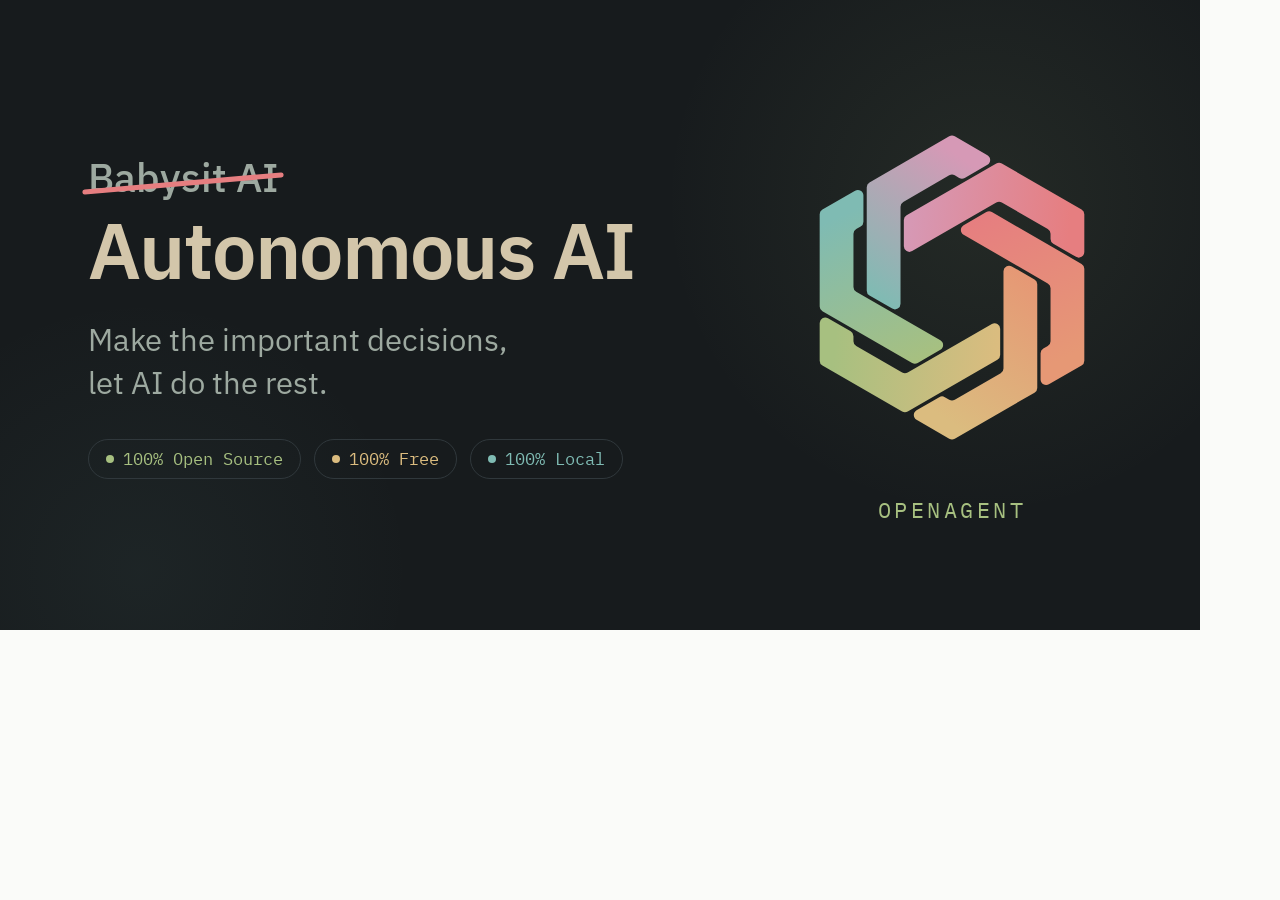
<file: banner/index.html>
<!DOCTYPE html>
    <html class="dark" lang="en">
      <head>
        <link rel="stylesheet" type="text/css" href="/assets/static/pages_index_styles-f7bc93a7.BSyHvaO6.css">
        <link rel="preload" href="/assets/static/ibm-plex-sans-latin-400-normal.CDDApCn2.woff2" as="font" type="font/woff2" crossorigin>
        <link rel="preload" href="/assets/static/ibm-plex-sans-latin-500-normal.6ng42L7E.woff2" as="font" type="font/woff2" crossorigin>
        <link rel="preload" href="/assets/static/ibm-plex-sans-latin-600-normal.CuJfVYMP.woff2" as="font" type="font/woff2" crossorigin>
        <link rel="preload" href="/assets/static/ibm-plex-mono-latin-400-normal.DMJ8VG8y.woff2" as="font" type="font/woff2" crossorigin>
        <link rel="preload" href="/assets/static/ibm-plex-mono-latin-500-normal.DSY6xOcd.woff2" as="font" type="font/woff2" crossorigin>
        <link rel="preload" href="/assets/static/ibm-plex-mono-latin-600-normal.BgSNZQsw.woff2" as="font" type="font/woff2" crossorigin>
        <meta charset="UTF-8" />
        
        
    <title>Banner — OpenAgent</title><meta property="og:title" content="Banner — OpenAgent" />
    <meta name="viewport" content="width=device-width,initial-scale=1">
    <meta property="og:url" content="https://openagent.build/"/><meta property="og:type" content="website"/><meta property="og:image" content="https://openagent.build/banner.jpg"/><meta name="twitter:card" content="summary_large_image"/><script>try{var p=localStorage.getItem('pm');document.documentElement.dataset.pm=p==='pnpm'||p==='bun'||p==='yarn'?p:'npm'}catch(e){document.documentElement.dataset.pm='npm'}</script><script>try{var m=matchMedia('(prefers-color-scheme: light)'),t=function(){document.documentElement.classList.toggle('dark',!m.matches)};t();m.addEventListener('change',t)}catch(e){}</script><script>if(document.cookie.split(';').some(function(c){return c.trim().indexOf('openagent-view=')===0}))document.documentElement.dataset.installed=''</script>
    <link rel="icon" href="/assets/logo.svg" />
    <meta name="description" content="Make the important decisions, let AI do the rest. OpenAgent turns AI agents into autonomous teammates that handle work end-to-end — while you stay in control of key decisions." /><meta property="og:description" content="Make the important decisions, let AI do the rest. OpenAgent turns AI agents into autonomous teammates that handle work end-to-end — while you stay in control of key decisions." />
    
  
        
      </head>
      <body>
        
        <div id="root"><link rel="preload" as="image" href="/assets/logo.svg"/><div class="dark" style="position:relative;width:1200px;height:630px;background:var(--background);overflow:hidden;display:flex;align-items:center;gap:48px;padding:64px 88px;box-sizing:border-box;color:var(--foreground)"><div aria-hidden="true" style="position:absolute;right:-140px;top:-160px;width:720px;height:720px;background:radial-gradient(circle, color-mix(in oklab, var(--success) 9%, transparent) 0%, transparent 62%)"></div><div aria-hidden="true" style="position:absolute;left:-180px;bottom:-260px;width:640px;height:640px;background:radial-gradient(circle, color-mix(in oklab, var(--primary) 6%, transparent) 0%, transparent 60%)"></div><div style="position:relative;flex:1;display:flex;flex-direction:column;gap:26px"><div style="display:flex;flex-direction:column;gap:6px"><span style="position:relative;align-self:flex-start;font-size:40px;font-weight:500;color:var(--muted-foreground)">Babysit AI<span aria-hidden="true" style="position:absolute;left:-3%;top:58%;width:106%;height:5px;border-radius:3px;background:var(--danger);transform:rotate(-5deg)"></span></span><div style="font-size:79px;font-weight:700;letter-spacing:-0.02em;line-height:1.05;white-space:nowrap">Autonomous AI</div></div><div style="font-size:31px;color:var(--muted-foreground);line-height:1.4">Make the important decisions,<br/>let AI do the rest.</div><div style="display:flex;gap:13px;font-family:&#x27;IBM Plex Mono&#x27;, monospace;font-size:16.5px;margin-top:8px"><span style="display:flex;align-items:center;gap:9px;border:1px solid var(--border);border-radius:999px;padding:8px 17px;color:var(--success)"><span style="width:8px;height:8px;border-radius:50%;background:var(--success)"></span>100% Open Source</span><span style="display:flex;align-items:center;gap:9px;border:1px solid var(--border);border-radius:999px;padding:8px 17px;color:var(--warning)"><span style="width:8px;height:8px;border-radius:50%;background:var(--warning)"></span>100% Free</span><span style="display:flex;align-items:center;gap:9px;border:1px solid var(--border);border-radius:999px;padding:8px 17px;color:var(--primary)"><span style="width:8px;height:8px;border-radius:50%;background:var(--primary)"></span>100% Local</span></div></div><div style="position:relative;flex:none;display:flex;flex-direction:column;align-items:center;gap:26px"><img src="/assets/logo.svg" alt="" style="width:320px;height:363px"/><div style="font-family:&#x27;IBM Plex Mono&#x27;, monospace;font-size:22px;letter-spacing:0.16em;text-transform:uppercase;color:var(--success)">OpenAgent</div></div></div></div>
        
        <script id="vike_pageContext" type="application/json">{"pageId":"\/pages\/banner","routeParams":{}}</script>
        <script id="vike_globalContext" type="application/json">{}</script>
        <script src="/assets/entries/entry-client-routing.DOpWbDv3.js" type="module" async></script>
        <link rel="modulepreload" href="/assets/entries/pages_banner.VnDqZKXt.js" as="script" type="text/javascript">
        <link rel="modulepreload" href="/assets/chunks/chunk-DeonM-eN.js" as="script" type="text/javascript">
        <link rel="modulepreload" href="/assets/chunks/chunk-ieZnEj_2.js" as="script" type="text/javascript">
      </body>
    </html>
</file>
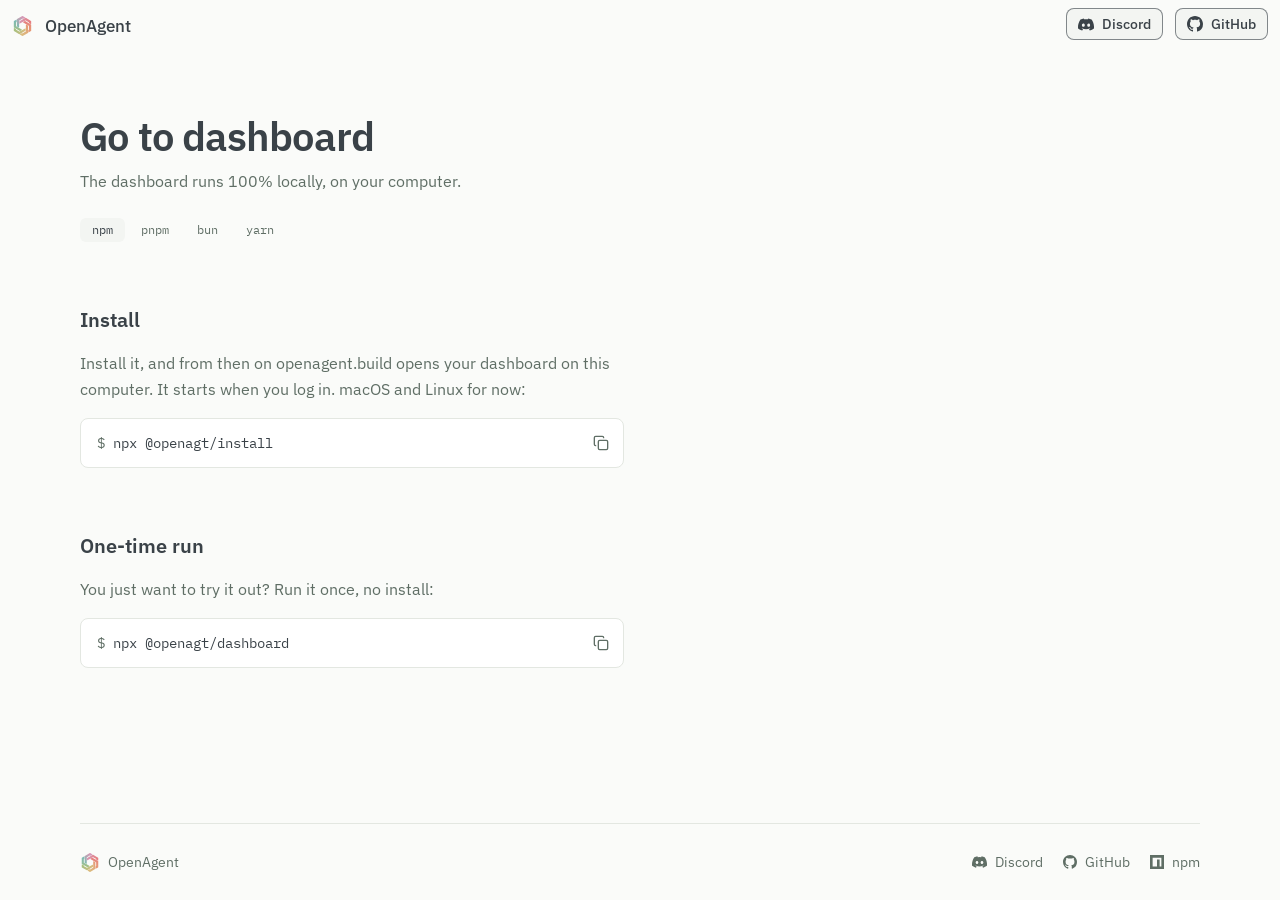
<file: go-to-dashboard/index.html>
<!DOCTYPE html>
    <html class="dark" lang="en">
      <head>
        <link rel="stylesheet" type="text/css" href="/assets/static/pages_index_styles-f7bc93a7.BSyHvaO6.css">
        <link rel="preload" href="/assets/static/ibm-plex-sans-latin-400-normal.CDDApCn2.woff2" as="font" type="font/woff2" crossorigin>
        <link rel="preload" href="/assets/static/ibm-plex-sans-latin-500-normal.6ng42L7E.woff2" as="font" type="font/woff2" crossorigin>
        <link rel="preload" href="/assets/static/ibm-plex-sans-latin-600-normal.CuJfVYMP.woff2" as="font" type="font/woff2" crossorigin>
        <link rel="preload" href="/assets/static/ibm-plex-mono-latin-400-normal.DMJ8VG8y.woff2" as="font" type="font/woff2" crossorigin>
        <link rel="preload" href="/assets/static/ibm-plex-mono-latin-500-normal.DSY6xOcd.woff2" as="font" type="font/woff2" crossorigin>
        <link rel="preload" href="/assets/static/ibm-plex-mono-latin-600-normal.BgSNZQsw.woff2" as="font" type="font/woff2" crossorigin>
        <meta charset="UTF-8" />
        
        
    <title>Go to dashboard — OpenAgent</title><meta property="og:title" content="Go to dashboard — OpenAgent" />
    <meta name="viewport" content="width=device-width,initial-scale=1">
    <meta property="og:url" content="https://openagent.build/"/><meta property="og:type" content="website"/><meta property="og:image" content="https://openagent.build/banner.jpg"/><meta name="twitter:card" content="summary_large_image"/><script>try{var p=localStorage.getItem('pm');document.documentElement.dataset.pm=p==='pnpm'||p==='bun'||p==='yarn'?p:'npm'}catch(e){document.documentElement.dataset.pm='npm'}</script><script>try{var m=matchMedia('(prefers-color-scheme: light)'),t=function(){document.documentElement.classList.toggle('dark',!m.matches)};t();m.addEventListener('change',t)}catch(e){}</script><script>if(document.cookie.split(';').some(function(c){return c.trim().indexOf('openagent-view=')===0}))document.documentElement.dataset.installed=''</script>
    <link rel="icon" href="/assets/logo.svg" />
    <meta name="description" content="Make the important decisions, let AI do the rest. OpenAgent turns AI agents into autonomous teammates that handle work end-to-end — while you stay in control of key decisions." /><meta property="og:description" content="Make the important decisions, let AI do the rest. OpenAgent turns AI agents into autonomous teammates that handle work end-to-end — while you stay in control of key decisions." />
    
  
        
      </head>
      <body>
        
        <div id="root"><link rel="preload" as="image" href="/assets/logo.svg"/><div style="display:flex;flex-direction:column;min-height:100dvh"><nav class="top-nav"><a href="#main" class="skip-link press press-primary press-small">Skip to content</a><a href="/" class="brand" style="position:absolute;left:12px;top:14px;height:24px;display:flex;align-items:center;gap:12px;color:var(--foreground);white-space:nowrap;view-transition-name:oa-brand"><img src="/assets/logo.svg" alt="OpenAgent logo" style="width:21px;height:24px;display:block"/><span style="font-size:17px;line-height:24px;font-weight:500">OpenAgent</span></a><div class="view-toggle" role="group" aria-label="View" style="position:absolute;left:8px;top:56px;gap:2px;padding:2px;border:1px solid var(--border);border-radius:8px;background:var(--card);view-transition-name:oa-toggle"><span aria-hidden="true" style="position:absolute;top:2px;left:2px;width:96px;height:24px;border-radius:6px;background:var(--primary);view-transition-name:oa-toggle-thumb"></span><span style="position:relative;display:inline-flex;gap:2px;view-transition-name:oa-toggle-labels"><span aria-current="page" style="position:relative;height:24px;display:flex;align-items:center;justify-content:center;border-radius:6px;font-size:12px;line-height:16px;font-weight:500;white-space:nowrap;width:96px;color:var(--primary-foreground)">Landing page</span><a href="/go-to-dashboard" class="view-toggle-off" style="position:relative;height:24px;display:flex;align-items:center;justify-content:center;border-radius:6px;font-size:12px;line-height:16px;font-weight:500;white-space:nowrap;width:84px;color:var(--foreground)">Dashboard</a></span></div><div style="position:absolute;right:12px;top:8px;display:flex;gap:12px"><a href="https://discord.gg/qc8zvdzWNR" class="press press-quiet press-small nav-btn"><svg width="16" height="13" viewBox="0 0 127 96" fill="currentColor" aria-hidden="true"><path d="M107.7 8.07A105.15 105.15 0 0 0 81.47 0a72.06 72.06 0 0 0-3.36 6.83 97.68 97.68 0 0 0-29.11 0A72.37 72.37 0 0 0 45.64 0a105.89 105.89 0 0 0-26.25 8.09C2.79 32.65-1.71 56.6.54 80.21a105.73 105.73 0 0 0 32.17 16.15 77.7 77.7 0 0 0 6.89-11.11 68.42 68.42 0 0 1-10.85-5.18c.91-.66 1.8-1.34 2.66-2a75.57 75.57 0 0 0 64.32 0c.87.71 1.76 1.39 2.66 2a68.68 68.68 0 0 1-10.87 5.19 77 77 0 0 0 6.89 11.1 105.25 105.25 0 0 0 32.19-16.14c2.64-27.38-4.51-51.11-18.9-72.15ZM42.45 65.69C36.18 65.69 31 60 31 53s5-12.74 11.43-12.74S54 46 53.89 53s-5.05 12.69-11.44 12.69Zm42.24 0C78.41 65.69 73.25 60 73.25 53s5-12.74 11.44-12.74S96.23 46 96.12 53s-5.04 12.69-11.43 12.69Z"></path></svg><span>Discord</span></a><a href="https://github.com/openagt/openagent" class="press press-quiet press-small nav-btn"><svg width="16" height="16" viewBox="0 0 16 16" fill="currentColor" aria-hidden="true"><path d="M8 0C3.58 0 0 3.58 0 8c0 3.54 2.29 6.53 5.47 7.59.4.07.55-.17.55-.38 0-.19-.01-.82-.01-1.49-2.01.37-2.53-.49-2.69-.94-.09-.23-.48-.94-.82-1.13-.28-.15-.68-.52-.01-.53.63-.01 1.08.58 1.23.82.72 1.21 1.87.87 2.33.66.07-.52.28-.87.51-1.07-1.78-.2-3.64-.89-3.64-3.95 0-.87.31-1.59.82-2.15-.08-.2-.36-1.02.08-2.12 0 0 .67-.21 2.2.82.64-.18 1.32-.27 2-.27s1.36.09 2 .27c1.53-1.04 2.2-.82 2.2-.82.44 1.1.16 1.92.08 2.12.51.56.82 1.27.82 2.15 0 3.07-1.87 3.75-3.65 3.95.29.25.54.73.54 1.48 0 1.07-.01 1.93-.01 2.2 0 .21.15.46.55.38A8.01 8.01 0 0 0 16 8c0-4.42-3.58-8-8-8z"></path></svg><span>GitHub</span></a></div></nav><div style="flex-grow:1"><main id="main" style="max-width:var(--container);margin:0 auto;padding:var(--space-part) var(--space-gutter)"><div style="max-width:var(--measure);display:flex;flex-direction:column;gap:var(--space-part)"><div style="display:flex;flex-direction:column;gap:8px"><h1 style="margin:0;font-size:var(--text-heading);line-height:var(--leading-heading);font-weight:600;letter-spacing:-0.02em">Go to dashboard</h1><p style="margin:0;font-size:var(--text-base);line-height:var(--leading-base);max-width:var(--measure);text-wrap:pretty;color:var(--muted-foreground)">The dashboard runs 100% locally, on your computer.</p><div style="margin-top:16px"><div role="group" aria-label="Package manager" style="display:flex;flex-wrap:wrap;gap:4px"><button class="pm-tab pm-tab-npm" aria-pressed="true" style="border-radius:var(--radius-md);padding:4px 12px;font-family:&#x27;IBM Plex Mono&#x27;, monospace;font-size:var(--text-xs);line-height:var(--leading-xs);cursor:pointer">npm</button><button class="pm-tab pm-tab-pnpm" aria-pressed="false" style="border-radius:var(--radius-md);padding:4px 12px;font-family:&#x27;IBM Plex Mono&#x27;, monospace;font-size:var(--text-xs);line-height:var(--leading-xs);cursor:pointer">pnpm</button><button class="pm-tab pm-tab-bun" aria-pressed="false" style="border-radius:var(--radius-md);padding:4px 12px;font-family:&#x27;IBM Plex Mono&#x27;, monospace;font-size:var(--text-xs);line-height:var(--leading-xs);cursor:pointer">bun</button><button class="pm-tab pm-tab-yarn" aria-pressed="false" style="border-radius:var(--radius-md);padding:4px 12px;font-family:&#x27;IBM Plex Mono&#x27;, monospace;font-size:var(--text-xs);line-height:var(--leading-xs);cursor:pointer">yarn</button></div></div></div><section style="display:flex;flex-direction:column;gap:16px"><h2 style="margin:0;font-size:var(--text-lg);line-height:var(--leading-lg);font-weight:600">Install</h2><p style="margin:0;font-size:var(--text-base);line-height:var(--leading-base);max-width:var(--measure);text-wrap:pretty;color:var(--muted-foreground)">Install it, and from then on openagent.build opens your dashboard on this computer. It starts when you log in. macOS and Linux for now:</p><span class="command-box" style="font-size:var(--text-sm);line-height:var(--leading-sm);min-height:44px;padding:8px 6px 8px 16px;gap:16px;box-sizing:border-box;max-width:100%;display:inline-flex;align-items:center;justify-content:space-between;text-align:left;cursor:pointer;background:var(--card);border:1px solid var(--border);border-radius:var(--radius-lg);font-family:&#x27;IBM Plex Mono&#x27;, monospace"><span><span style="user-select:none;color:var(--muted-foreground);white-space:pre">$ </span><span class="pm-commands"><span class="pm-only pm-only-npm">npx @openagt/install</span><span class="pm-only pm-only-pnpm">pnpm dlx @openagt/install</span><span class="pm-only pm-only-bun">bunx @openagt/install</span><span class="pm-only pm-only-yarn">yarn dlx @openagt/install</span></span></span><button type="button" class="copy-press" aria-label="Copy npx @openagt/install"><svg xmlns="http://www.w3.org/2000/svg" width="16" height="16" viewBox="0 0 24 24" fill="none" stroke="currentColor" stroke-width="2" stroke-linecap="round" stroke-linejoin="round" class="lucide lucide-copy" aria-hidden="true"><rect width="14" height="14" x="8" y="8" rx="2" ry="2"></rect><path d="M4 16c-1.1 0-2-.9-2-2V4c0-1.1.9-2 2-2h10c1.1 0 2 .9 2 2"></path></svg></button><span role="status" style="position:absolute;width:1px;height:1px;overflow:hidden;clip-path:inset(50%);white-space:nowrap"></span></span></section><section style="display:flex;flex-direction:column;gap:16px"><h2 style="margin:0;font-size:var(--text-lg);line-height:var(--leading-lg);font-weight:600">One-time run</h2><p style="margin:0;font-size:var(--text-base);line-height:var(--leading-base);max-width:var(--measure);text-wrap:pretty;color:var(--muted-foreground)">You just want to try it out? Run it once, no install:</p><span class="command-box" style="font-size:var(--text-sm);line-height:var(--leading-sm);min-height:44px;padding:8px 6px 8px 16px;gap:16px;box-sizing:border-box;max-width:100%;display:inline-flex;align-items:center;justify-content:space-between;text-align:left;cursor:pointer;background:var(--card);border:1px solid var(--border);border-radius:var(--radius-lg);font-family:&#x27;IBM Plex Mono&#x27;, monospace"><span><span style="user-select:none;color:var(--muted-foreground);white-space:pre">$ </span><span class="pm-commands"><span class="pm-only pm-only-npm">npx @openagt/dashboard</span><span class="pm-only pm-only-pnpm">pnpm dlx @openagt/dashboard</span><span class="pm-only pm-only-bun">bunx @openagt/dashboard</span><span class="pm-only pm-only-yarn">yarn dlx @openagt/dashboard</span></span></span><button type="button" class="copy-press" aria-label="Copy npx @openagt/dashboard"><svg xmlns="http://www.w3.org/2000/svg" width="16" height="16" viewBox="0 0 24 24" fill="none" stroke="currentColor" stroke-width="2" stroke-linecap="round" stroke-linejoin="round" class="lucide lucide-copy" aria-hidden="true"><rect width="14" height="14" x="8" y="8" rx="2" ry="2"></rect><path d="M4 16c-1.1 0-2-.9-2-2V4c0-1.1.9-2 2-2h10c1.1 0 2 .9 2 2"></path></svg></button><span role="status" style="position:absolute;width:1px;height:1px;overflow:hidden;clip-path:inset(50%);white-space:nowrap"></span></span></section></div></main></div><div><div style="padding:0 var(--space-gutter)"><footer class="site-footer" style="border-top:1px solid var(--border);padding:24px 0;max-width:var(--container);margin:0 auto;display:flex;flex-wrap:wrap;align-items:center;justify-content:space-between;gap:24px;row-gap:12px;font-size:var(--text-sm);line-height:var(--leading-sm);color:var(--muted-foreground)"><span style="display:flex;align-items:center;gap:8px"><img src="/assets/logo.svg" alt="" style="width:20px;height:23px"/>OpenAgent</span><span style="display:flex;flex-wrap:wrap;gap:12px 20px"><a href="https://discord.gg/qc8zvdzWNR" class="footer-link" style="display:inline-flex;align-items:center;gap:8px;padding:4px 0;color:var(--muted-foreground)"><svg width="15" height="12" viewBox="0 0 127 96" fill="currentColor" aria-hidden="true"><path d="M107.7 8.07A105.15 105.15 0 0 0 81.47 0a72.06 72.06 0 0 0-3.36 6.83 97.68 97.68 0 0 0-29.11 0A72.37 72.37 0 0 0 45.64 0a105.89 105.89 0 0 0-26.25 8.09C2.79 32.65-1.71 56.6.54 80.21a105.73 105.73 0 0 0 32.17 16.15 77.7 77.7 0 0 0 6.89-11.11 68.42 68.42 0 0 1-10.85-5.18c.91-.66 1.8-1.34 2.66-2a75.57 75.57 0 0 0 64.32 0c.87.71 1.76 1.39 2.66 2a68.68 68.68 0 0 1-10.87 5.19 77 77 0 0 0 6.89 11.1 105.25 105.25 0 0 0 32.19-16.14c2.64-27.38-4.51-51.11-18.9-72.15ZM42.45 65.69C36.18 65.69 31 60 31 53s5-12.74 11.43-12.74S54 46 53.89 53s-5.05 12.69-11.44 12.69Zm42.24 0C78.41 65.69 73.25 60 73.25 53s5-12.74 11.44-12.74S96.23 46 96.12 53s-5.04 12.69-11.43 12.69Z"></path></svg>Discord</a><a href="https://github.com/openagt/openagent" class="footer-link" style="display:inline-flex;align-items:center;gap:8px;padding:4px 0;color:var(--muted-foreground)"><svg width="14" height="14" viewBox="0 0 16 16" fill="currentColor" aria-hidden="true"><path d="M8 0C3.58 0 0 3.58 0 8c0 3.54 2.29 6.53 5.47 7.59.4.07.55-.17.55-.38 0-.19-.01-.82-.01-1.49-2.01.37-2.53-.49-2.69-.94-.09-.23-.48-.94-.82-1.13-.28-.15-.68-.52-.01-.53.63-.01 1.08.58 1.23.82.72 1.21 1.87.87 2.33.66.07-.52.28-.87.51-1.07-1.78-.2-3.64-.89-3.64-3.95 0-.87.31-1.59.82-2.15-.08-.2-.36-1.02.08-2.12 0 0 .67-.21 2.2.82.64-.18 1.32-.27 2-.27s1.36.09 2 .27c1.53-1.04 2.2-.82 2.2-.82.44 1.1.16 1.92.08 2.12.51.56.82 1.27.82 2.15 0 3.07-1.87 3.75-3.65 3.95.29.25.54.73.54 1.48 0 1.07-.01 1.93-.01 2.2 0 .21.15.46.55.38A8.01 8.01 0 0 0 16 8c0-4.42-3.58-8-8-8z"></path></svg>GitHub</a><a href="https://www.npmjs.com/package/@openagt/dashboard" class="footer-link" style="display:inline-flex;align-items:center;gap:8px;padding:4px 0;color:var(--muted-foreground)"><svg width="14" height="14" viewBox="0 0 16 16" fill="currentColor" aria-hidden="true"><path d="M0 0v16h16V0H0zm13 13h-2V5H8v8H3V3h10v10z"></path></svg>npm</a></span></footer></div></div></div></div>
        
        <script id="vike_pageContext" type="application/json">{"pageId":"\/pages\/go-to-dashboard","routeParams":{}}</script>
        <script id="vike_globalContext" type="application/json">{}</script>
        <script src="/assets/entries/entry-client-routing.DOpWbDv3.js" type="module" async></script>
        <link rel="modulepreload" href="/assets/entries/pages_go-to-dashboard.D4YX7kvu.js" as="script" type="text/javascript">
        <link rel="modulepreload" href="/assets/chunks/chunk-DeonM-eN.js" as="script" type="text/javascript">
        <link rel="modulepreload" href="/assets/chunks/chunk-ieZnEj_2.js" as="script" type="text/javascript">
        <link rel="modulepreload" href="/assets/chunks/chunk-D4CGhOre.js" as="script" type="text/javascript">
        <link rel="modulepreload" href="/assets/chunks/chunk-DZTZrMPO.js" as="script" type="text/javascript">
        <link rel="modulepreload" href="/assets/chunks/chunk-DW5c-tu7.js" as="script" type="text/javascript">
      </body>
    </html>
</file>
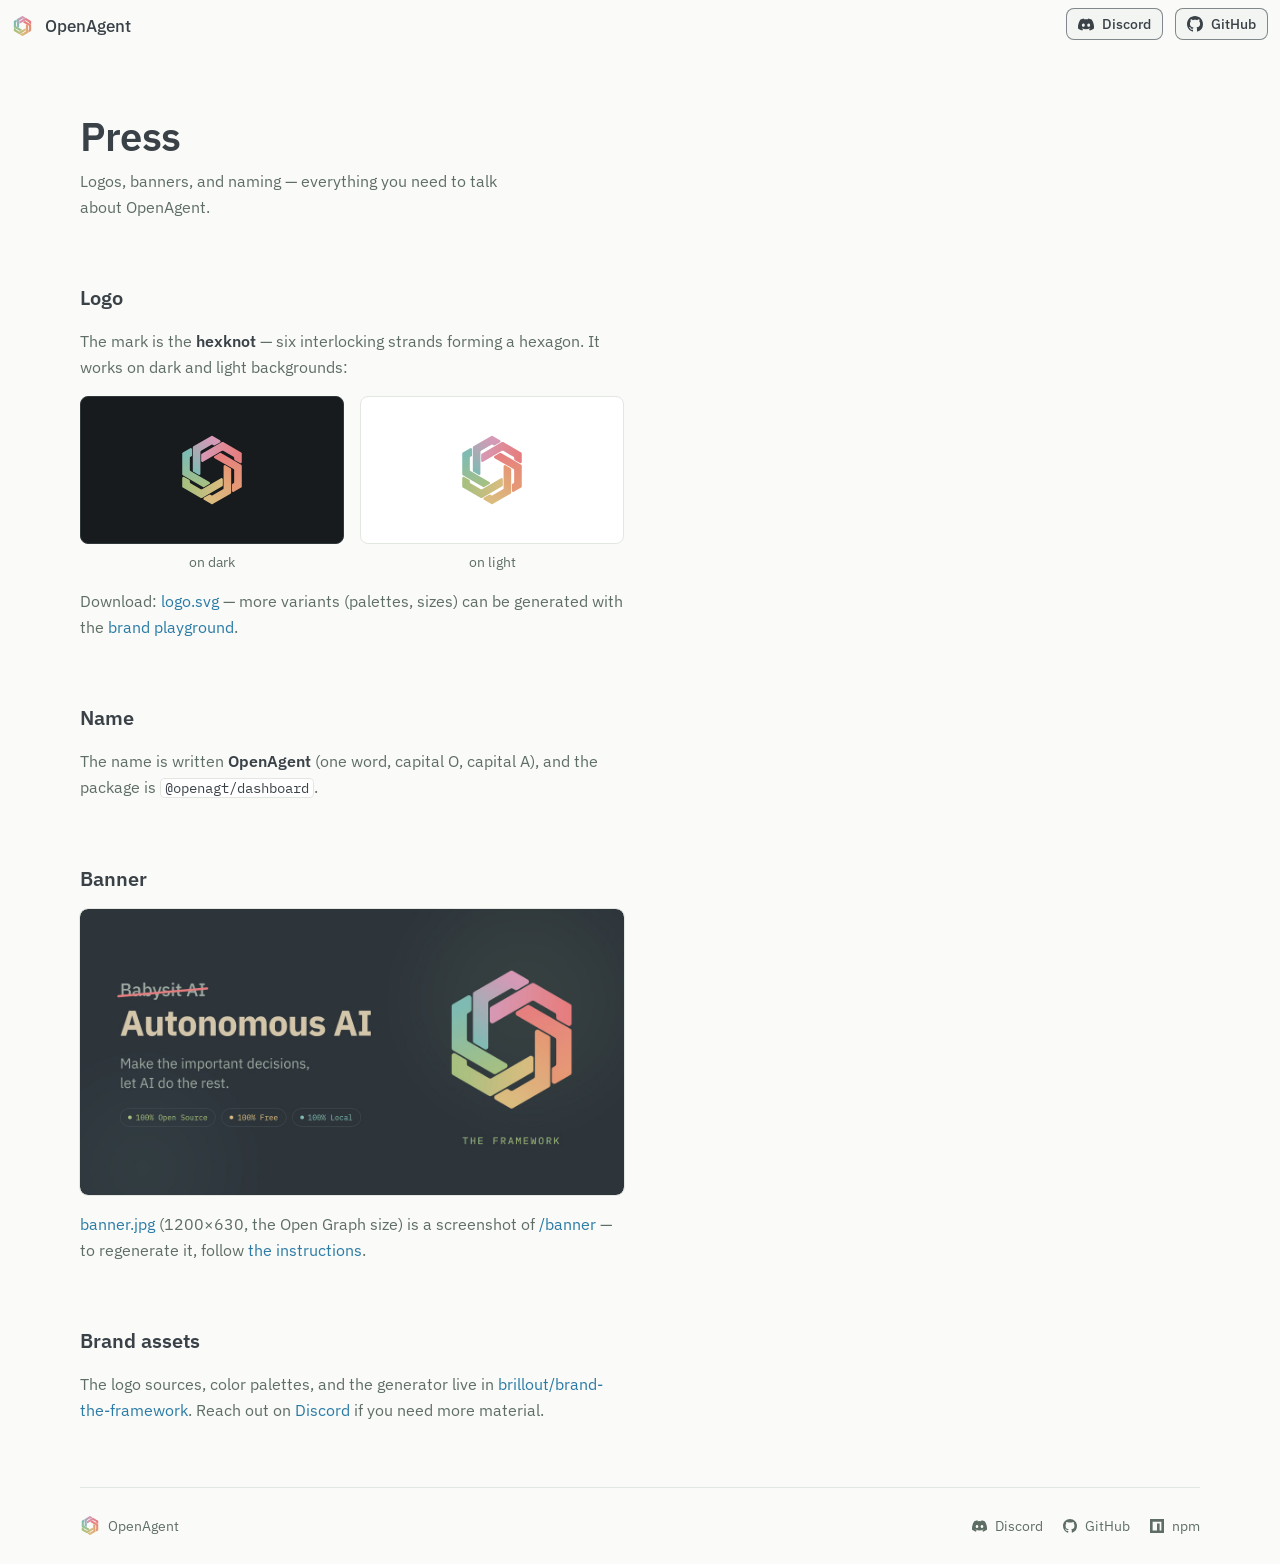
<file: press/index.html>
<!DOCTYPE html>
    <html class="dark" lang="en">
      <head>
        <link rel="stylesheet" type="text/css" href="/assets/static/pages_index_styles-f7bc93a7.BSyHvaO6.css">
        <link rel="preload" href="/assets/static/ibm-plex-sans-latin-400-normal.CDDApCn2.woff2" as="font" type="font/woff2" crossorigin>
        <link rel="preload" href="/assets/static/ibm-plex-sans-latin-500-normal.6ng42L7E.woff2" as="font" type="font/woff2" crossorigin>
        <link rel="preload" href="/assets/static/ibm-plex-sans-latin-600-normal.CuJfVYMP.woff2" as="font" type="font/woff2" crossorigin>
        <link rel="preload" href="/assets/static/ibm-plex-mono-latin-400-normal.DMJ8VG8y.woff2" as="font" type="font/woff2" crossorigin>
        <link rel="preload" href="/assets/static/ibm-plex-mono-latin-500-normal.DSY6xOcd.woff2" as="font" type="font/woff2" crossorigin>
        <link rel="preload" href="/assets/static/ibm-plex-mono-latin-600-normal.BgSNZQsw.woff2" as="font" type="font/woff2" crossorigin>
        <meta charset="UTF-8" />
        
        
    <title>Press — OpenAgent</title><meta property="og:title" content="Press — OpenAgent" />
    <meta name="viewport" content="width=device-width,initial-scale=1">
    <meta property="og:url" content="https://openagent.build/"/><meta property="og:type" content="website"/><meta property="og:image" content="https://openagent.build/banner.jpg"/><meta name="twitter:card" content="summary_large_image"/><script>try{var p=localStorage.getItem('pm');document.documentElement.dataset.pm=p==='pnpm'||p==='bun'||p==='yarn'?p:'npm'}catch(e){document.documentElement.dataset.pm='npm'}</script><script>try{var m=matchMedia('(prefers-color-scheme: light)'),t=function(){document.documentElement.classList.toggle('dark',!m.matches)};t();m.addEventListener('change',t)}catch(e){}</script><script>if(document.cookie.split(';').some(function(c){return c.trim().indexOf('openagent-view=')===0}))document.documentElement.dataset.installed=''</script>
    <link rel="icon" href="/assets/logo.svg" />
    <meta name="description" content="Make the important decisions, let AI do the rest. OpenAgent turns AI agents into autonomous teammates that handle work end-to-end — while you stay in control of key decisions." /><meta property="og:description" content="Make the important decisions, let AI do the rest. OpenAgent turns AI agents into autonomous teammates that handle work end-to-end — while you stay in control of key decisions." />
    
  
        
      </head>
      <body>
        
        <div id="root"><link rel="preload" as="image" href="/assets/logo.svg"/><link rel="preload" as="image" href="/banner.jpg"/><div style="display:flex;flex-direction:column;min-height:100dvh"><nav class="top-nav"><a href="#main" class="skip-link press press-primary press-small">Skip to content</a><a href="/" class="brand" style="position:absolute;left:12px;top:14px;height:24px;display:flex;align-items:center;gap:12px;color:var(--foreground);white-space:nowrap;view-transition-name:oa-brand"><img src="/assets/logo.svg" alt="OpenAgent logo" style="width:21px;height:24px;display:block"/><span style="font-size:17px;line-height:24px;font-weight:500">OpenAgent</span></a><div class="view-toggle" role="group" aria-label="View" style="position:absolute;left:8px;top:56px;gap:2px;padding:2px;border:1px solid var(--border);border-radius:8px;background:var(--card);view-transition-name:oa-toggle"><span aria-hidden="true" style="position:absolute;top:2px;left:2px;width:96px;height:24px;border-radius:6px;background:var(--primary);view-transition-name:oa-toggle-thumb"></span><span style="position:relative;display:inline-flex;gap:2px;view-transition-name:oa-toggle-labels"><span aria-current="page" style="position:relative;height:24px;display:flex;align-items:center;justify-content:center;border-radius:6px;font-size:12px;line-height:16px;font-weight:500;white-space:nowrap;width:96px;color:var(--primary-foreground)">Landing page</span><a href="/go-to-dashboard" class="view-toggle-off" style="position:relative;height:24px;display:flex;align-items:center;justify-content:center;border-radius:6px;font-size:12px;line-height:16px;font-weight:500;white-space:nowrap;width:84px;color:var(--foreground)">Dashboard</a></span></div><div style="position:absolute;right:12px;top:8px;display:flex;gap:12px"><a href="https://discord.gg/qc8zvdzWNR" class="press press-quiet press-small nav-btn"><svg width="16" height="13" viewBox="0 0 127 96" fill="currentColor" aria-hidden="true"><path d="M107.7 8.07A105.15 105.15 0 0 0 81.47 0a72.06 72.06 0 0 0-3.36 6.83 97.68 97.68 0 0 0-29.11 0A72.37 72.37 0 0 0 45.64 0a105.89 105.89 0 0 0-26.25 8.09C2.79 32.65-1.71 56.6.54 80.21a105.73 105.73 0 0 0 32.17 16.15 77.7 77.7 0 0 0 6.89-11.11 68.42 68.42 0 0 1-10.85-5.18c.91-.66 1.8-1.34 2.66-2a75.57 75.57 0 0 0 64.32 0c.87.71 1.76 1.39 2.66 2a68.68 68.68 0 0 1-10.87 5.19 77 77 0 0 0 6.89 11.1 105.25 105.25 0 0 0 32.19-16.14c2.64-27.38-4.51-51.11-18.9-72.15ZM42.45 65.69C36.18 65.69 31 60 31 53s5-12.74 11.43-12.74S54 46 53.89 53s-5.05 12.69-11.44 12.69Zm42.24 0C78.41 65.69 73.25 60 73.25 53s5-12.74 11.44-12.74S96.23 46 96.12 53s-5.04 12.69-11.43 12.69Z"></path></svg><span>Discord</span></a><a href="https://github.com/openagt/openagent" class="press press-quiet press-small nav-btn"><svg width="16" height="16" viewBox="0 0 16 16" fill="currentColor" aria-hidden="true"><path d="M8 0C3.58 0 0 3.58 0 8c0 3.54 2.29 6.53 5.47 7.59.4.07.55-.17.55-.38 0-.19-.01-.82-.01-1.49-2.01.37-2.53-.49-2.69-.94-.09-.23-.48-.94-.82-1.13-.28-.15-.68-.52-.01-.53.63-.01 1.08.58 1.23.82.72 1.21 1.87.87 2.33.66.07-.52.28-.87.51-1.07-1.78-.2-3.64-.89-3.64-3.95 0-.87.31-1.59.82-2.15-.08-.2-.36-1.02.08-2.12 0 0 .67-.21 2.2.82.64-.18 1.32-.27 2-.27s1.36.09 2 .27c1.53-1.04 2.2-.82 2.2-.82.44 1.1.16 1.92.08 2.12.51.56.82 1.27.82 2.15 0 3.07-1.87 3.75-3.65 3.95.29.25.54.73.54 1.48 0 1.07-.01 1.93-.01 2.2 0 .21.15.46.55.38A8.01 8.01 0 0 0 16 8c0-4.42-3.58-8-8-8z"></path></svg><span>GitHub</span></a></div></nav><div style="flex-grow:1"><main id="main" style="max-width:var(--container);margin:0 auto;padding:var(--space-part) var(--space-gutter)"><div style="max-width:var(--measure);display:flex;flex-direction:column;gap:var(--space-part)"><div style="display:flex;flex-direction:column;gap:8px"><h1 style="margin:0;font-size:var(--text-heading);line-height:var(--leading-heading);font-weight:600;letter-spacing:-0.02em">Press</h1><p style="margin:0;font-size:var(--text-base);line-height:var(--leading-base);max-width:var(--measure);text-wrap:pretty;color:var(--muted-foreground)">Logos, banners, and naming — everything you need to talk about OpenAgent.</p></div><section style="display:flex;flex-direction:column;gap:16px"><h2 style="margin:0;font-size:var(--text-lg);line-height:var(--leading-lg);font-weight:600">Logo</h2><p style="margin:0;font-size:var(--text-base);line-height:var(--leading-base);max-width:var(--measure);text-wrap:pretty;color:var(--muted-foreground)">The mark is the <b style="color:var(--foreground);font-weight:600">hexknot</b> — six interlocking strands forming a hexagon. It works on dark and light backgrounds:</p><div style="display:flex;flex-wrap:wrap;gap:16px"><figure style="flex:1 1 200px;margin:0;display:flex;flex-direction:column;align-items:center;gap:8px"><div class="dark" style="align-self:stretch;display:flex;justify-content:center;background:var(--background);border:1px solid var(--border);border-radius:var(--radius-lg);padding:32px"><img src="/assets/logo.svg" alt="OpenAgent logo" style="width:72px;height:82px"/></div><figcaption style="font-size:var(--text-sm);line-height:var(--leading-sm);color:var(--muted-foreground)">on dark</figcaption></figure><figure style="flex:1 1 200px;margin:0;display:flex;flex-direction:column;align-items:center;gap:8px"><div style="align-self:stretch;display:flex;justify-content:center;background:#ffffff;border:1px solid var(--border);border-radius:var(--radius-lg);padding:32px"><img src="/assets/logo.svg" alt="OpenAgent logo" style="width:72px;height:82px"/></div><figcaption style="font-size:var(--text-sm);line-height:var(--leading-sm);color:var(--muted-foreground)">on light</figcaption></figure></div><p style="margin:0;font-size:var(--text-base);line-height:var(--leading-base);max-width:var(--measure);text-wrap:pretty;color:var(--muted-foreground)">Download: <a href="/assets/logo.svg">logo.svg</a> — more variants (palettes, sizes) can be generated with the <a href="https://brillout.github.io/brand-the-framework/">brand playground</a>.</p></section><section style="display:flex;flex-direction:column;gap:16px"><h2 style="margin:0;font-size:var(--text-lg);line-height:var(--leading-lg);font-weight:600">Name</h2><p style="margin:0;font-size:var(--text-base);line-height:var(--leading-base);max-width:var(--measure);text-wrap:pretty;color:var(--muted-foreground)">The name is written <b style="color:var(--foreground);font-weight:600">OpenAgent</b> (one word, capital O, capital A), and the package is <code style="overflow-wrap:anywhere;box-decoration-break:clone;-webkit-box-decoration-break:clone;font-family:&#x27;IBM Plex Mono&#x27;, monospace;font-size:calc(1em - 2px);background:var(--card);border:1px solid var(--border);border-radius:var(--radius-sm);padding:0 4px;color:var(--foreground)">@openagt/dashboard</code>.</p></section><section style="display:flex;flex-direction:column;gap:16px"><h2 style="margin:0;font-size:var(--text-lg);line-height:var(--leading-lg);font-weight:600">Banner</h2><a href="/banner.jpg"><img src="/banner.jpg" width="1200" height="630" alt="OpenAgent banner" style="width:100%;height:auto;display:block;outline:1px solid var(--border);border-radius:var(--radius-lg)"/></a><p style="margin:0;font-size:var(--text-base);line-height:var(--leading-base);max-width:var(--measure);text-wrap:pretty;color:var(--muted-foreground)"><a href="/banner.jpg">banner.jpg</a> (1200×630, the Open Graph size) is a screenshot of<!-- --> <a href="/banner">/banner</a> — to regenerate it, follow<!-- --> <a href="https://gist.github.com/brillout/e7d0a5585471c4ea40d43d2caaadafad">the instructions</a>.</p></section><section style="display:flex;flex-direction:column;gap:16px"><h2 style="margin:0;font-size:var(--text-lg);line-height:var(--leading-lg);font-weight:600">Brand assets</h2><p style="margin:0;font-size:var(--text-base);line-height:var(--leading-base);max-width:var(--measure);text-wrap:pretty;color:var(--muted-foreground)">The logo sources, color palettes, and the generator live in <a href="https://github.com/brillout/brand-the-framework">brillout/brand-the-framework</a>. Reach out on <a href="https://discord.gg/qc8zvdzWNR">Discord</a> if you need more material.</p></section></div></main></div><div><div style="padding:0 var(--space-gutter)"><footer class="site-footer" style="border-top:1px solid var(--border);padding:24px 0;max-width:var(--container);margin:0 auto;display:flex;flex-wrap:wrap;align-items:center;justify-content:space-between;gap:24px;row-gap:12px;font-size:var(--text-sm);line-height:var(--leading-sm);color:var(--muted-foreground)"><span style="display:flex;align-items:center;gap:8px"><img src="/assets/logo.svg" alt="" style="width:20px;height:23px"/>OpenAgent</span><span style="display:flex;flex-wrap:wrap;gap:12px 20px"><a href="https://discord.gg/qc8zvdzWNR" class="footer-link" style="display:inline-flex;align-items:center;gap:8px;padding:4px 0;color:var(--muted-foreground)"><svg width="15" height="12" viewBox="0 0 127 96" fill="currentColor" aria-hidden="true"><path d="M107.7 8.07A105.15 105.15 0 0 0 81.47 0a72.06 72.06 0 0 0-3.36 6.83 97.68 97.68 0 0 0-29.11 0A72.37 72.37 0 0 0 45.64 0a105.89 105.89 0 0 0-26.25 8.09C2.79 32.65-1.71 56.6.54 80.21a105.73 105.73 0 0 0 32.17 16.15 77.7 77.7 0 0 0 6.89-11.11 68.42 68.42 0 0 1-10.85-5.18c.91-.66 1.8-1.34 2.66-2a75.57 75.57 0 0 0 64.32 0c.87.71 1.76 1.39 2.66 2a68.68 68.68 0 0 1-10.87 5.19 77 77 0 0 0 6.89 11.1 105.25 105.25 0 0 0 32.19-16.14c2.64-27.38-4.51-51.11-18.9-72.15ZM42.45 65.69C36.18 65.69 31 60 31 53s5-12.74 11.43-12.74S54 46 53.89 53s-5.05 12.69-11.44 12.69Zm42.24 0C78.41 65.69 73.25 60 73.25 53s5-12.74 11.44-12.74S96.23 46 96.12 53s-5.04 12.69-11.43 12.69Z"></path></svg>Discord</a><a href="https://github.com/openagt/openagent" class="footer-link" style="display:inline-flex;align-items:center;gap:8px;padding:4px 0;color:var(--muted-foreground)"><svg width="14" height="14" viewBox="0 0 16 16" fill="currentColor" aria-hidden="true"><path d="M8 0C3.58 0 0 3.58 0 8c0 3.54 2.29 6.53 5.47 7.59.4.07.55-.17.55-.38 0-.19-.01-.82-.01-1.49-2.01.37-2.53-.49-2.69-.94-.09-.23-.48-.94-.82-1.13-.28-.15-.68-.52-.01-.53.63-.01 1.08.58 1.23.82.72 1.21 1.87.87 2.33.66.07-.52.28-.87.51-1.07-1.78-.2-3.64-.89-3.64-3.95 0-.87.31-1.59.82-2.15-.08-.2-.36-1.02.08-2.12 0 0 .67-.21 2.2.82.64-.18 1.32-.27 2-.27s1.36.09 2 .27c1.53-1.04 2.2-.82 2.2-.82.44 1.1.16 1.92.08 2.12.51.56.82 1.27.82 2.15 0 3.07-1.87 3.75-3.65 3.95.29.25.54.73.54 1.48 0 1.07-.01 1.93-.01 2.2 0 .21.15.46.55.38A8.01 8.01 0 0 0 16 8c0-4.42-3.58-8-8-8z"></path></svg>GitHub</a><a href="https://www.npmjs.com/package/@openagt/dashboard" class="footer-link" style="display:inline-flex;align-items:center;gap:8px;padding:4px 0;color:var(--muted-foreground)"><svg width="14" height="14" viewBox="0 0 16 16" fill="currentColor" aria-hidden="true"><path d="M0 0v16h16V0H0zm13 13h-2V5H8v8H3V3h10v10z"></path></svg>npm</a></span></footer></div></div></div></div>
        
        <script id="vike_pageContext" type="application/json">{"pageId":"\/pages\/press","routeParams":{}}</script>
        <script id="vike_globalContext" type="application/json">{}</script>
        <script src="/assets/entries/entry-client-routing.DOpWbDv3.js" type="module" async></script>
        <link rel="modulepreload" href="/assets/entries/pages_press.DHmVF3i7.js" as="script" type="text/javascript">
        <link rel="modulepreload" href="/assets/chunks/chunk-DeonM-eN.js" as="script" type="text/javascript">
        <link rel="modulepreload" href="/assets/chunks/chunk-ieZnEj_2.js" as="script" type="text/javascript">
        <link rel="modulepreload" href="/assets/chunks/chunk-DW5c-tu7.js" as="script" type="text/javascript">
        <link rel="modulepreload" href="/assets/chunks/chunk-DZTZrMPO.js" as="script" type="text/javascript">
      </body>
    </html>
</file>
<file: assets/static/pages_index_styles-f7bc93a7.BSyHvaO6.css>
@font-face{font-family:IBM Plex Sans;font-style:normal;font-display:swap;font-weight:400;src:url(/assets/static/ibm-plex-sans-latin-400-normal.CDDApCn2.woff2)format("woff2"),url(/assets/static/ibm-plex-sans-latin-400-normal.CYLoc0-x.woff)format("woff")}@font-face{font-family:IBM Plex Sans;font-style:normal;font-display:swap;font-weight:500;src:url(/assets/static/ibm-plex-sans-latin-500-normal.6ng42L7E.woff2)format("woff2"),url(/assets/static/ibm-plex-sans-latin-500-normal.BgVn5rGT.woff)format("woff")}@font-face{font-family:IBM Plex Sans;font-style:normal;font-display:swap;font-weight:600;src:url(/assets/static/ibm-plex-sans-latin-600-normal.CuJfVYMP.woff2)format("woff2"),url(/assets/static/ibm-plex-sans-latin-600-normal.Cu4Hd6ag.woff)format("woff")}@font-face{font-family:IBM Plex Mono;font-style:normal;font-display:swap;font-weight:400;src:url(/assets/static/ibm-plex-mono-latin-400-normal.DMJ8VG8y.woff2)format("woff2"),url(/assets/static/ibm-plex-mono-latin-400-normal.CvHOgSBP.woff)format("woff")}@font-face{font-family:IBM Plex Mono;font-style:normal;font-display:swap;font-weight:500;src:url(/assets/static/ibm-plex-mono-latin-500-normal.DSY6xOcd.woff2)format("woff2"),url(/assets/static/ibm-plex-mono-latin-500-normal.CB9ihrfo.woff)format("woff")}@font-face{font-family:IBM Plex Mono;font-style:normal;font-display:swap;font-weight:600;src:url(/assets/static/ibm-plex-mono-latin-600-normal.BgSNZQsw.woff2)format("woff2"),url(/assets/static/ibm-plex-mono-latin-600-normal.DWFSQ4vo.woff)format("woff")}:root{--lightningcss-light:initial;--lightningcss-dark: ;color-scheme:light;--background:#fafbf9;--sidebar:#f3f5f2;--foreground:#3a4248;--card:#fff;--card-foreground:#3a4248;--muted:#f3f5f2;--muted-foreground:#5f6e65;--faint-foreground:#86928a;--border:#e3e7e1;--input:color-mix(in oklab, var(--foreground) 60%, var(--background));--shadow-tint:#3a4248;--primary:#2b7ba5;--primary-foreground:#fff;--accent:#e9ede6;--accent-foreground:#3a4248;--success:#6f7f00;--warning:#9a6b00;--danger:#cc3d3a;--info:#2b7ba5;--merged:#a24f8c;--code-plain:#3a4248;--code-comment:#7d8a7f;--code-punctuation:#5c6a72;--code-keyword:#a24f8c;--code-operator:#3a4248;--code-string:#6f7f00;--code-number:#2d8a66;--code-function:#2b7ba5;--code-property:#d1403d;--code-attribute:#c8423f;--code-parameter:#c25f12;--code-type:#9a6b00;--logo-1:#0a0a0a;--logo-2:#171717;--logo-3:#262626;--logo-4:#404040;--logo-5:#525252;--logo-6:#737373}.dark{--lightningcss-light: ;--lightningcss-dark:initial;color-scheme:dark;--background:#171b1d;--sidebar:#1c2124;--foreground:#d3c6aa;--card:#1c2124;--card-foreground:#d3c6aa;--muted:#262d31;--muted-foreground:#9da9a0;--faint-foreground:#737e77;--border:#30383c;--input:color-mix(in oklab, var(--foreground) 58%, var(--background));--shadow-tint:#000;--primary:#7fbbb3;--primary-foreground:#171b1d;--accent:#262d31;--accent-foreground:#d3c6aa;--success:#a7c080;--warning:#dbbc7f;--danger:#e67e80;--info:#7fbbb3;--merged:#d699b6;--code-plain:#d3c6aa;--code-comment:#859289;--code-punctuation:#9da9a0;--code-keyword:#d699b6;--code-operator:#d3c6aa;--code-string:#a7c080;--code-number:#83c092;--code-function:#7fbbb3;--code-property:#e67e80;--code-attribute:#e3787a;--code-parameter:#e69875;--code-type:#dbbc7f;--logo-1:#fafafa;--logo-2:#ededed;--logo-3:#d4d4d4;--logo-4:#a3a3a3;--logo-5:#8a8a8a;--logo-6:#737373}:root{--text-xs:12px;--leading-xs:16px;--text-sm:14px;--leading-sm:20px;--text-base:16px;--leading-base:26px;--text-lg:20px;--leading-lg:28px;--text-xl:28px;--leading-xl:36px;--text-2xl:40px;--leading-2xl:48px;--text-3xl:56px;--leading-3xl:64px;--measure:34em;--container:1120px;--space-gutter:32px;--space-section:128px;--space-part:64px;--space-head:48px;--space-items:32px;--space-columns:48px;--text-heading:var(--text-2xl);--leading-heading:var(--leading-2xl);--text-hero:var(--text-3xl);--leading-hero:var(--leading-3xl);--text-struck:var(--text-xl);--leading-struck:var(--leading-xl);--radius-sm:4px;--radius-md:6px;--radius-lg:8px;--ease-out:cubic-bezier(.2, 0, 0, 1);--duration-hover:.1s;--duration-enter:.14s;--duration-moment:.18s}@media (width<=640px){:root{--space-gutter:16px;--space-section:64px;--space-part:48px;--space-head:24px;--space-items:24px;--space-columns:24px;--text-hero:var(--text-2xl);--leading-hero:var(--leading-2xl);--text-heading:var(--text-xl);--leading-heading:var(--leading-xl);--text-struck:var(--text-lg);--leading-struck:var(--leading-lg)}}html{scroll-behavior:smooth}html,body{overflow-x:clip}.skip-link{z-index:100;position:absolute;top:8px;left:12px;transform:translateY(-200%)}.skip-link:focus-visible{transform:none}a,button,[role=button]{transition-property:color,background-color,border-color,transform;transition-duration:var(--duration-hover);transition-timing-function:var(--ease-out)}h1,h2,h3{text-wrap:balance}body{background:var(--background);color:var(--foreground);-webkit-font-smoothing:antialiased;-moz-osx-font-smoothing:grayscale;margin:0;font-family:IBM Plex Sans,sans-serif}a{color:var(--primary);text-decoration:none}::selection{background:color-mix(in oklab, var(--primary) 35%, var(--background))}section[id]{scroll-margin-top:64px}.top-nav{min-height:60px;position:relative}html[data-installed] .top-nav{min-height:94px}.hero{padding-top:var(--space-head)}@media (width>=861px){.top-nav,html[data-installed] .top-nav{min-height:48px}.hero{padding-top:4px}}@media (width<=480px){.labelled{flex-direction:column;width:100%}.labelled>.command-box{align-self:stretch}}.claims{gap:4px 20px}.claims li{gap:6px}@media (width<=480px){.claims{gap:4px 12px}.claims li{gap:4px}.claims svg{width:14px;height:14px}}.view-toggle{display:none!important}html[data-installed] .view-toggle{display:inline-flex!important}.dashboard-cta{display:none!important}html[data-installed] .dashboard-cta{display:inline-flex!important}html[data-installed] .try-commands{display:none!important}@media (prefers-reduced-motion:no-preference){@view-transition{navigation:auto}::view-transition-group(oa-toggle-thumb){animation-duration:.25s;animation-timing-function:ease-in-out}}:focus-visible{outline:2px solid var(--primary);outline-offset:2px}.press{border-radius:var(--radius-lg);height:40px;font-size:var(--text-base);line-height:var(--leading-base);white-space:nowrap;justify-content:center;align-items:center;gap:8px;padding:0 20px;font-weight:500;display:inline-flex}.press-primary{background:var(--primary);color:var(--primary-foreground)}.press-quiet{background:var(--muted);color:var(--foreground)}html:not(.dark) .press-quiet{box-shadow:inset 0 0 0 1px var(--input)}.press-small{height:32px;font-size:var(--text-sm);line-height:var(--leading-sm);padding:0 12px}@media (hover:hover){a:hover{color:color-mix(in oklab, var(--primary) 70%, var(--foreground))}.press-primary:hover{color:var(--primary-foreground);background:color-mix(in oklab, var(--primary) 85%, var(--foreground))}.press-quiet:hover{color:var(--foreground);background:color-mix(in oklab, var(--foreground) 14%, var(--background))}.view-toggle-off:hover,.pm-tab:not([aria-pressed=true]):hover,.section-link:hover,.footer-link:hover{color:var(--foreground)!important}.command-box:hover{border-color:color-mix(in oklab, var(--foreground) 24%, var(--background))!important}.command-box:hover .copy-press{color:var(--foreground)}}.press:active{transform:translateY(1px)}.press-primary:active{background:color-mix(in oklab, var(--primary) 70%, var(--foreground))}.press-quiet:active{background:color-mix(in oklab, var(--foreground) 20%, var(--background))}.copy-press{border-radius:var(--radius-md);width:32px;height:32px;color:var(--muted-foreground);cursor:pointer;background:0 0;border:none;flex:none;justify-content:center;align-items:center;padding:0;display:inline-flex;position:relative}.command-box:active .copy-press{transform:translateY(1px)}.copy-press.copied{color:var(--success)}.pm-commands{text-align:left;display:inline-grid}.pm-only{visibility:hidden;grid-area:1/1}html[data-pm=npm] .pm-only-npm,html[data-pm=pnpm] .pm-only-pnpm,html[data-pm=bun] .pm-only-bun,html[data-pm=yarn] .pm-only-yarn,html:not([data-pm]) .pm-only-npm{visibility:visible}.pm-tab{color:var(--muted-foreground);background:0 0;border:none}.pm-tab[aria-pressed=true]{cursor:default}html[data-pm=npm] .pm-tab-npm,html[data-pm=pnpm] .pm-tab-pnpm,html[data-pm=bun] .pm-tab-bun,html[data-pm=yarn] .pm-tab-yarn,html:not([data-pm]) .pm-tab-npm{background:var(--muted);color:var(--foreground)}.section-nav::-webkit-scrollbar{display:none}.section-link{color:var(--muted-foreground);border-bottom:2px solid #0000}.section-link.active{color:var(--foreground);border-bottom-color:var(--primary)}.section-link:focus-visible{outline-offset:-2px}@keyframes strike{0%{transform:rotate(-5deg)scaleX(.1)}to{transform:rotate(-5deg)scaleX(1)}}.strike:after{content:"";background:var(--danger);opacity:.9;transform-origin:0;border-radius:2px;width:106%;height:4px;animation:1.6s cubic-bezier(.65,0,.35,1) .6s forwards strike;position:absolute;top:70%;left:-3%;transform:rotate(-5deg)scaleX(.1)}@media (prefers-reduced-motion:reduce){.strike:after{animation:none;transform:rotate(-5deg)}html{scroll-behavior:auto}}@media (width<=480px){.nav-btn span{clip-path:inset(50%);white-space:nowrap;width:1px;height:1px;position:absolute;overflow:hidden}.nav-btn{width:44px;height:44px;padding:0}.footer-link{padding:12px 0!important}.press{height:44px}.pm-tab,.copy-press{position:relative}.pm-tab:before,.brand:before{content:"";position:absolute;inset:-10px 0}.copy-press:before{content:"";position:absolute;inset:-6px}.site-footer{text-align:center;flex-direction:column;align-items:center;gap:16px!important;padding:32px 0!important}}@media (width<=860px){.on-this-page,.section-nav-wrap{display:none!important}}.split{gap:var(--space-items) var(--space-columns);grid-template-columns:minmax(0,1fr) minmax(0,2fr);align-items:start;display:grid}@media (width<=860px){.split{grid-template-columns:minmax(0,1fr);gap:16px}}.rows>*+*{border-top:1px solid var(--border)}.rows>:first-child{padding-top:0!important}@media (width<=600px){.solution-row{grid-template-columns:1fr!important;row-gap:4px!important}}@media (width>=861px){.split-head{position:sticky;top:96px}}.moment-armed span span{opacity:.25;transition:opacity var(--duration-moment) var(--ease-out);transition-delay:calc(var(--i) * 90ms)}.moment-armed.moment-on span span{opacity:1}
</file>
